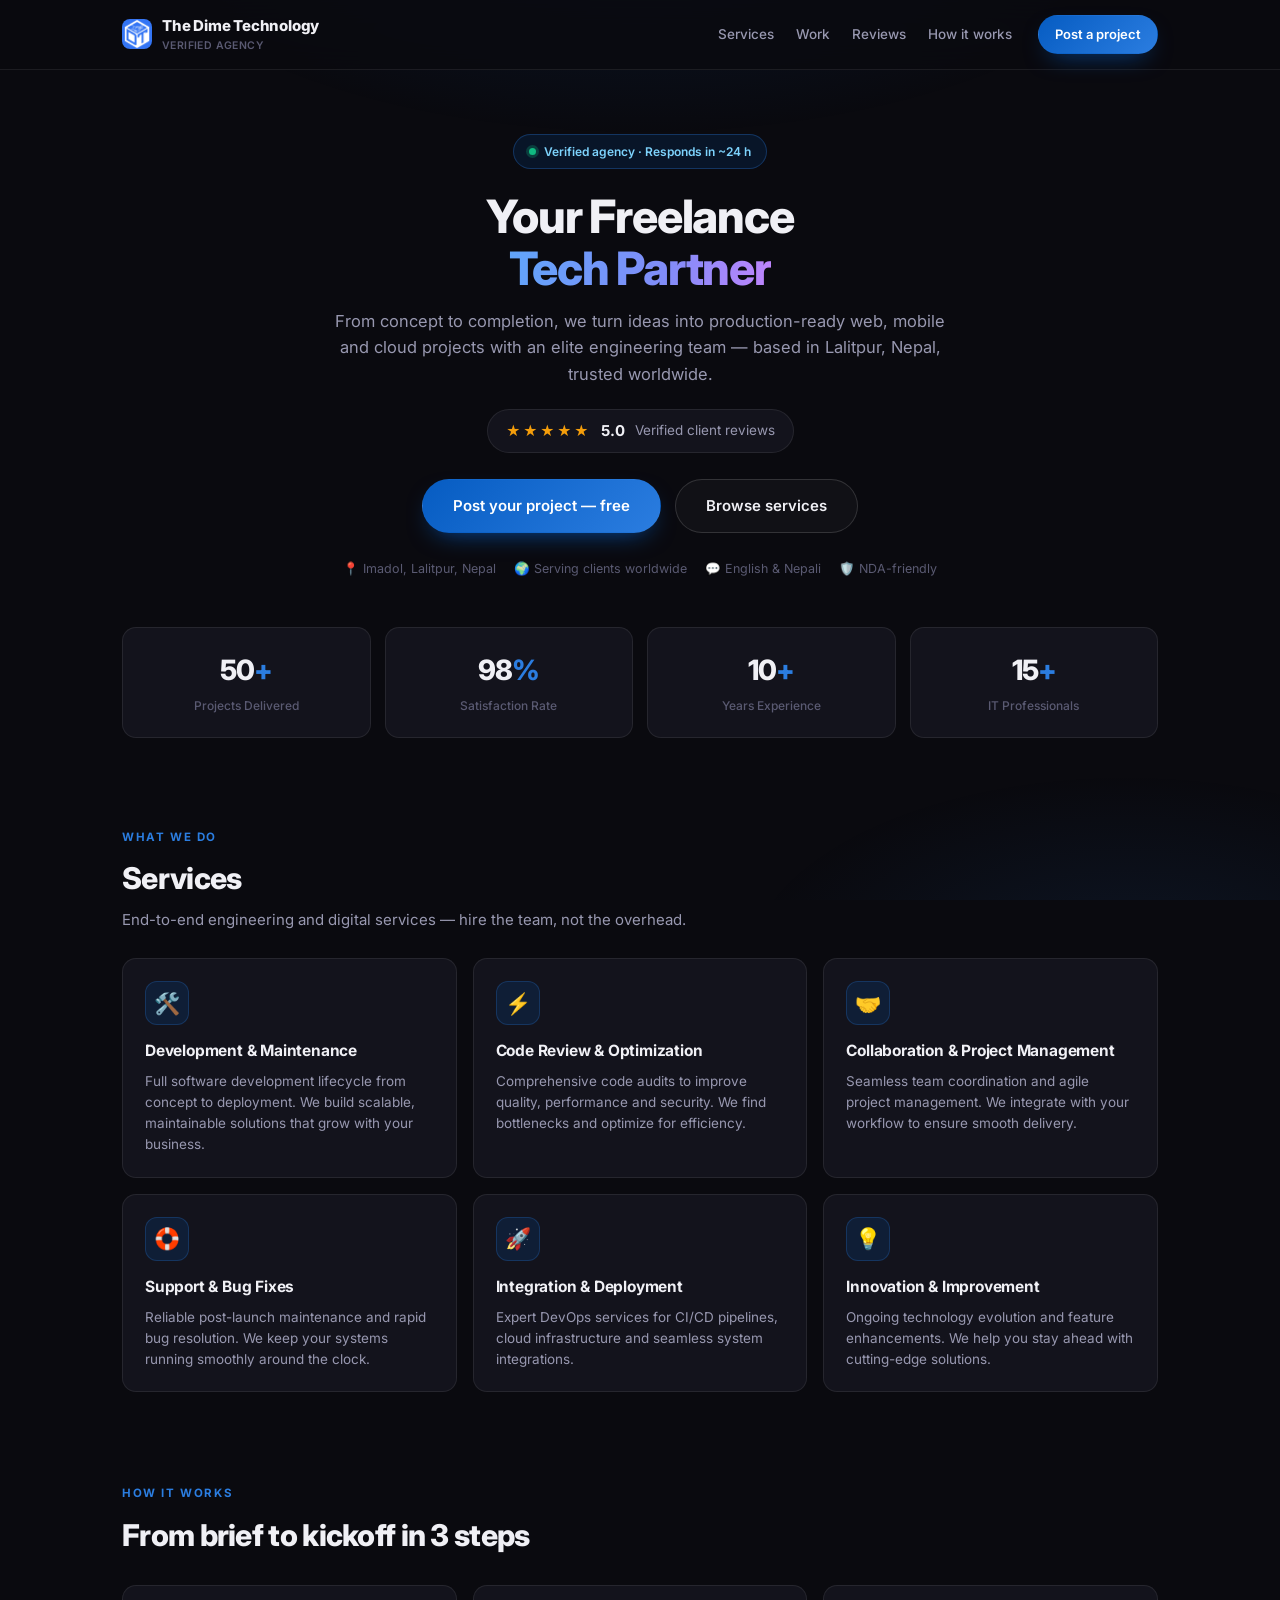
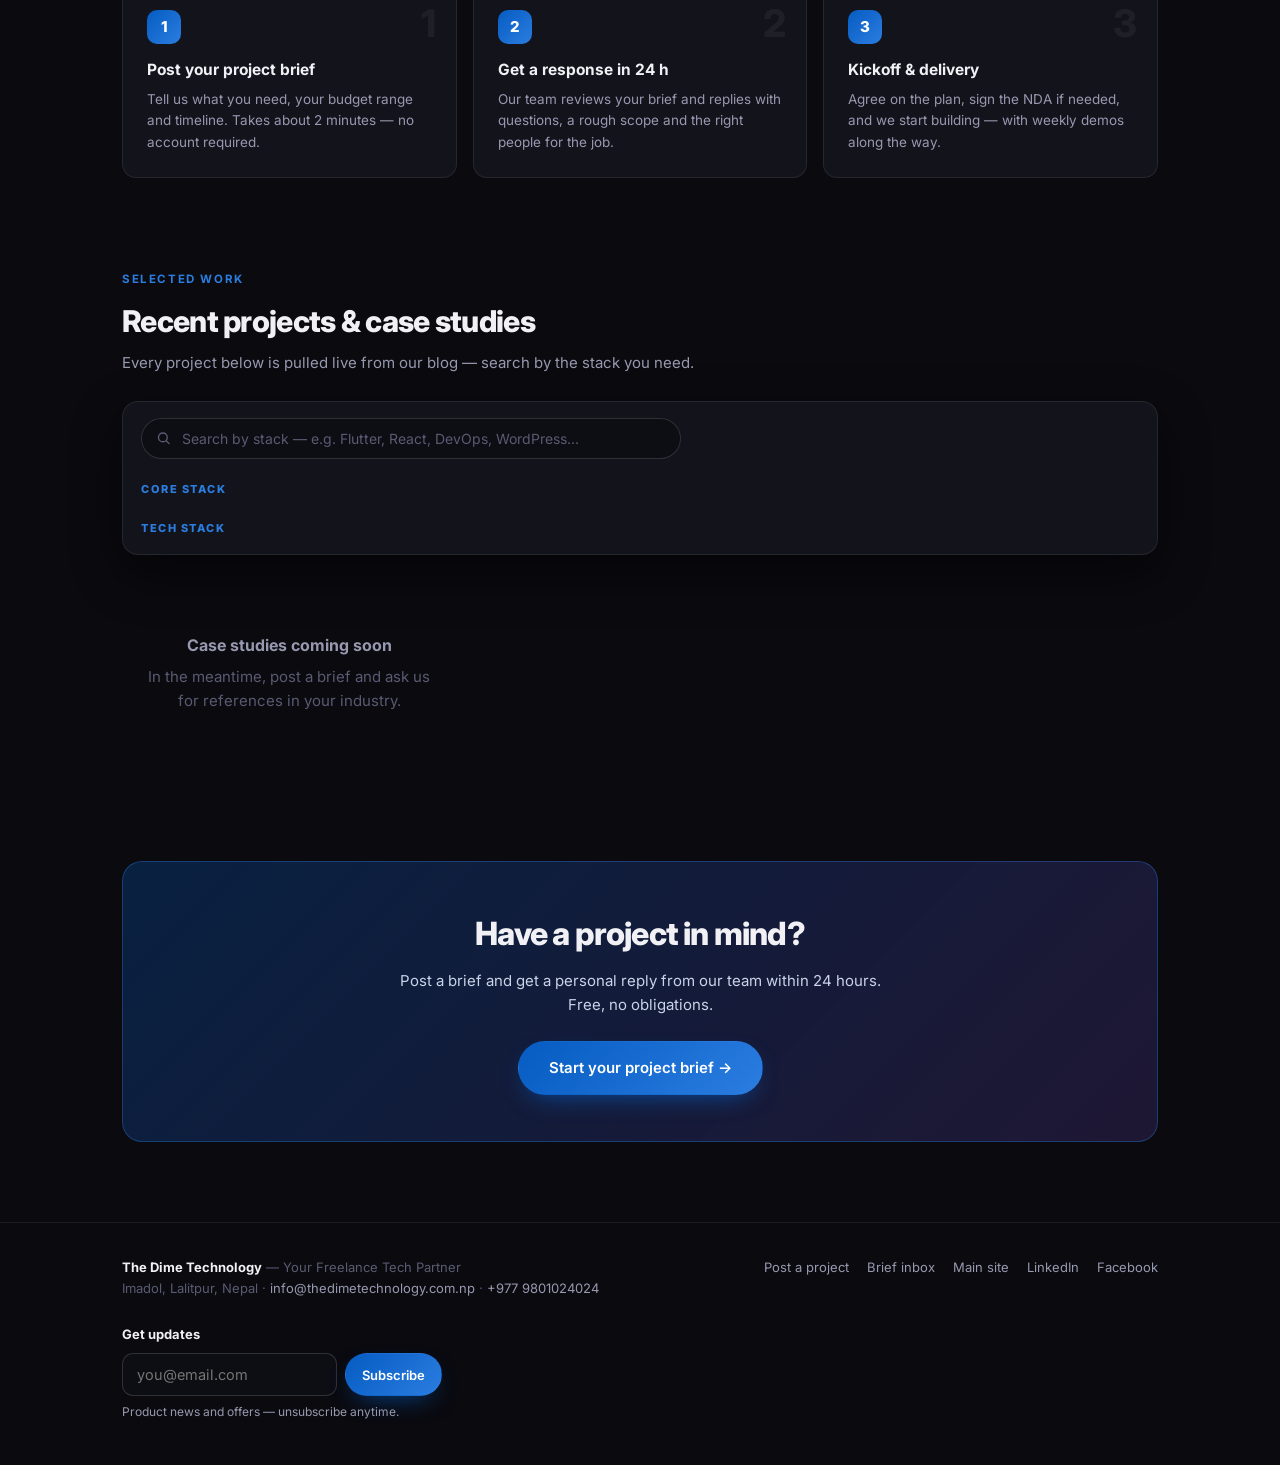
<file: index.html>
<!DOCTYPE html>
<html lang="en">
<head>
<meta charset="UTF-8">
<meta name="viewport" content="width=device-width, initial-scale=1">
<title>The Dime Technology — Verified Software Agency | Post a Project</title>
<meta name="description" content="The Dime Technology — your freelance tech partner. Verified agency from Lalitpur, Nepal delivering web, mobile and cloud projects worldwide. Post your project brief and get a reply within 24 hours.">
<link rel="icon" href="logo.png">
<link rel="preconnect" href="https://fonts.googleapis.com">
<link href="https://fonts.googleapis.com/css2?family=Inter:wght@400;500;600;700;800&display=swap" rel="stylesheet">
<link rel="stylesheet" href="app.css">
</head>
<body data-location="World">
<script>
if(location.hostname === 'dime-business.pages.dev'){
  location.replace('https://business.thedimetechnology.com.np' + location.pathname + location.search);
}
</script>

<nav class="nav">
  <div class="nav-in">
    <a class="brand" href="index.html">
      <img src="logo.png" alt="The Dime Technology">
      <div>The Dime Technology<small>Verified Agency</small></div>
    </a>
    <div class="nav-links">
      <a href="#services">Services</a>
      <a href="#work">Work</a>
      <a href="#reviews">Reviews</a>
      <a href="#how">How it works</a>
    </div>
    <a class="btn btn-primary btn-sm" href="brief.html" data-track="convert:brief">Post a project</a>
  </div>
</nav>

<div class="wrap">

  <header class="hero">
    <div class="hero-badge"><span class="dot"></span> Verified agency · Responds in ~24 h</div>
    <h1>Your Freelance<br><span class="grad">Tech Partner</span></h1>
    <p class="lede">From concept to completion, we turn ideas into production-ready web, mobile and cloud
      projects with an elite engineering team — based in Lalitpur, Nepal, trusted worldwide.</p>
    <div class="rating" id="ratingRow"><span class="stars">★★★★★</span><b id="ratingVal">5.0</b>
      <span id="ratingCount">Verified client reviews</span></div>
    <div class="hero-cta">
      <a class="btn btn-primary btn-lg" href="brief.html" data-track="convert:brief">Post your project — free</a>
      <a class="btn btn-ghost btn-lg" href="#services">Browse services</a>
    </div>
    <div class="meta-row">
      <span>📍 Imadol, Lalitpur, Nepal</span>
      <span>🌍 Serving clients worldwide</span>
      <span>💬 English &amp; Nepali</span>
      <span>🛡️ NDA-friendly</span>
    </div>
  </header>

  <div class="stats">
    <div class="stat"><b>50<i>+</i></b><span>Projects Delivered</span></div>
    <div class="stat"><b>98<i>%</i></b><span>Satisfaction Rate</span></div>
    <div class="stat"><b>10<i>+</i></b><span>Years Experience</span></div>
    <div class="stat"><b>15<i>+</i></b><span>IT Professionals</span></div>
  </div>

  <section id="services">
    <div class="sec-head">
      <div class="kicker">What we do</div>
      <h2>Services</h2>
      <p>End-to-end engineering and digital services — hire the team, not the overhead.</p>
    </div>
    <div class="grid g3" id="servicesGrid"></div>
  </section>

  <section id="how">
    <div class="sec-head">
      <div class="kicker">How it works</div>
      <h2>From brief to kickoff in 3 steps</h2>
    </div>
    <div class="steps">
      <div class="step"><div class="n">1</div><h3>Post your project brief</h3>
        <p>Tell us what you need, your budget range and timeline. Takes about 2 minutes — no account required.</p></div>
      <div class="step"><div class="n">2</div><h3>Get a response in 24 h</h3>
        <p>Our team reviews your brief and replies with questions, a rough scope and the right people for the job.</p></div>
      <div class="step"><div class="n">3</div><h3>Kickoff &amp; delivery</h3>
        <p>Agree on the plan, sign the NDA if needed, and we start building — with weekly demos along the way.</p></div>
    </div>
  </section>

  <section id="work">
    <div class="sec-head">
      <div class="kicker">Selected work</div>
      <h2>Recent projects &amp; case studies</h2>
      <p>Every project below is pulled live from our blog — search by the stack you need.</p>
    </div>
    <div class="work-tools">
      <div class="stack-box">
        <div class="work-search">
          <div class="box">
            <svg width="15" height="15" viewBox="0 0 24 24" fill="none" stroke="currentColor" stroke-width="2.2" stroke-linecap="round"><circle cx="11" cy="11" r="7"/><path d="M21 21l-4.3-4.3"/></svg>
            <input type="search" id="workSearch" autocomplete="off" placeholder="Search by stack — e.g. Flutter, React, DevOps, WordPress…">
          </div>
          <span class="work-count" id="workCount"></span>
        </div>
        <div class="core-row">
          <span class="core-label">Core Stack</span>
          <div class="chips" id="coreChips"></div>
        </div>
        <div class="core-row">
          <span class="core-label">Tech Stack</span>
          <div class="chips" id="techChips"></div>
        </div>
      </div>
      <div class="pager" id="workPager">
        <button type="button" class="pg-arrow" id="workPrev" aria-label="Previous projects">←</button>
        <span class="page-ind" id="workPageInd"></span>
        <button type="button" class="pg-arrow" id="workNext" aria-label="Next projects">→</button>
      </div>
    </div>
    <div class="grid g3" id="workGrid"></div>
  </section>

  <section id="clients">
    <div class="sec-head">
      <div class="kicker">Trusted by</div>
      <h2>Clients we've worked with</h2>
    </div>
    <div class="clients" id="clientsGrid"></div>
  </section>

  <section id="reviews">
    <div class="sec-head rev-head">
      <div>
        <div class="kicker">Client reviews</div>
        <h2>What clients say</h2>
      </div>
      <div class="rev-arrows" id="revArrows">
        <button type="button" class="pg-arrow" id="revPrev" aria-label="Previous reviews">←</button>
        <button type="button" class="pg-arrow" id="revNext" aria-label="Next reviews">→</button>
      </div>
    </div>
    <div class="rev-marquee">
      <div class="rev-offset" id="revOffset">
        <div class="rev-track" id="reviewsGrid"></div>
      </div>
    </div>
  </section>

  <section id="cta">
    <div class="cta-band">
      <h2>Have a project in mind?</h2>
      <p>Post a brief and get a personal reply from our team within 24 hours. Free, no obligations.</p>
      <a class="btn btn-primary btn-lg" href="brief.html" data-track="convert:brief">Start your project brief →</a>
    </div>
  </section>

</div>

<footer>
  <div class="wrap foot">
    <div>
      <b style="color:var(--text)">The Dime Technology</b> — Your Freelance Tech Partner<br>
      Imadol, Lalitpur, Nepal · <a href="mailto:info@thedimetechnology.com.np" data-track="message" data-location="World">info@thedimetechnology.com.np</a> ·
      <a href="tel:+9779801024024" data-track="message" data-location="World">+977 9801024024</a>
    </div>
    <div class="foot-links">
      <a href="brief.html" data-track="convert:brief">Post a project</a>
      <a href="admin">Brief inbox</a>
      <a href="https://thedimetechnology.com.np" target="_blank" rel="noopener" data-track="website" data-location="World">Main site</a>
      <a href="https://www.linkedin.com/in/shahidalam-nepal/" target="_blank" rel="noopener" data-track="social" data-location="World">LinkedIn</a>
      <a href="https://www.facebook.com/thedimetechnology/" target="_blank" rel="noopener" data-track="social" data-location="World">Facebook</a>
    </div>
    <div class="foot-sub">
      <b style="color:var(--text)">Get updates</b>
      <form class="sub-row" id="subForm">
        <input class="inp" id="subEmail" type="email" placeholder="you@email.com" autocomplete="email" maxlength="200" required>
        <button class="btn btn-primary btn-sm" type="submit" data-track="subscribe">Subscribe</button>
      </form>
      <span class="sub-note" id="subNote">Product news and offers — unsubscribe anytime.</span>
    </div>
  </div>
</footer>

<script src="common.js"></script>
<script src="home.js"></script>
<script>
document.getElementById('subForm').addEventListener('submit', async function(e){
  e.preventDefault();
  var note = document.getElementById('subNote');
  var email = document.getElementById('subEmail').value.trim();
  note.className = 'sub-note';
  if(!/^[^\s@]+@[^\s@]+\.[^\s@]{2,}$/.test(email)){
    note.textContent = 'Please enter a valid email address.';
    note.className = 'sub-note err';
    return;
  }
  note.textContent = 'Subscribing…';
  try{
    var res = await saveEmail(email);
    if(res && res.ok){
      note.textContent = 'Thanks — you are subscribed ✓';
      note.className = 'sub-note ok';
      e.target.reset();
    }else{
      note.textContent = (res && res.error) || 'Could not subscribe — please try again.';
      note.className = 'sub-note err';
    }
  }catch(err){
    note.textContent = 'Could not subscribe — please try again.';
    note.className = 'sub-note err';
  }
});
</script>
</body>
</html>
</file>
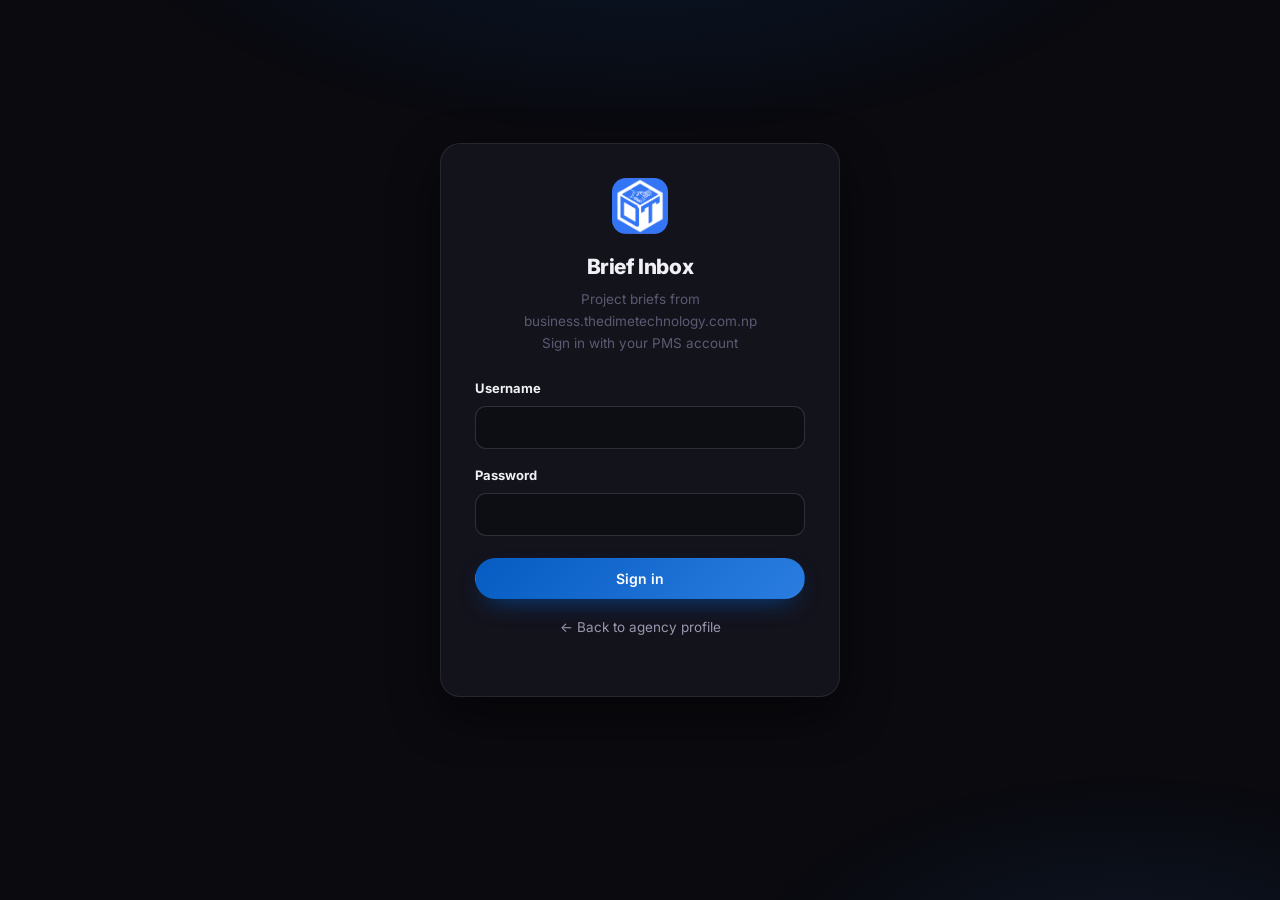
<file: admin.html>
﻿<!DOCTYPE html>
<html lang="en">
<head>
  <meta charset="UTF-8">
  <meta name="viewport" content="width=device-width, initial-scale=1">
  <meta name="robots" content="noindex, nofollow">
  <title>Brief Inbox — The Dime Technology</title>
  <link rel="icon" href="logo.png">
  <link rel="preconnect" href="https://fonts.googleapis.com">
  <link href="https://fonts.googleapis.com/css2?family=Inter:wght@400;500;600;700;800&display=swap" rel="stylesheet">
  <link rel="stylesheet" href="app.css?v=20261020">
</head>
<body>
<script>
if(location.hostname === 'dime-business.pages.dev'){
  location.replace('https://business.thedimetechnology.com.np' + location.pathname + location.search);
}
</script>

<!-- login -->
<div class="login-wrap" id="loginView">
  <form class="login" id="loginForm">
    <div class="logo"><img src="logo.png" alt="The Dime Technology"></div>
    <h1>Brief Inbox</h1>
    <p class="sub">Project briefs from business.thedimetechnology.com.np<br>Sign in with your PMS account</p>
    <div class="field"><label>Username</label>
      <input class="inp" id="lgUser" autocomplete="username" required></div>
    <div class="field"><label>Password</label>
      <input class="inp" id="lgPass" type="password" autocomplete="current-password" required></div>
    <div class="err" id="lgErr"></div>
    <button class="btn btn-primary" style="width:100%;margin-top:6px" id="lgBtn" type="submit">Sign in</button>
    <p class="sub" style="margin-top:18px"><a href="index.html" style="color:var(--muted)">← Back to agency profile</a></p>
  </form>
</div>

<!-- app -->
<div id="appView" style="display:none">
  <div class="shell">
    <aside class="side">
      <a class="side-brand" href="index.html">
        <img src="logo.png" alt="The Dime Technology">
        <div>The Dime Technology<small>Business</small></div>
      </a>
      <nav class="side-nav">
        <a class="on" data-view="dashboard"><span class="si">▦</span>Dashboard</a>
        <a data-view="campaigns"><span class="si">◎</span>Campaigns</a>
        <a data-view="reporting"><span class="si">◫</span>Reporting</a>
        <a data-view="visitors"><span class="si">◈</span>Visitors</a>
        <a data-view="emails"><span class="si">✉</span>Emails</a>
        <a data-view="companies"><span class="si">🏢</span>Companies</a>
        <a data-view="leads"><span class="si">🎯</span>Lead Generation</a>
        <a data-view="social"><span class="si">📡</span>Social Promoter</a>
        <a data-view="seo"><span class="si">⌕</span>SEO Tools</a>
        <a data-view="yttools"><span class="si">▶</span>YT Tools</a>
      </nav>
      <div class="side-foot">
        <button class="btn btn-ghost btn-sm" onclick="logout()">Log out</button>
      </div>
    </aside>

    <main class="main">

      <!-- ══ Dashboard (brief inbox) ══ -->
      <section class="view on" id="view-dashboard">
        <div class="dash">
          <div class="dash-head">
            <h1>Project briefs</h1>
            <span style="font-size:12.5px;color:var(--dim)" id="syncedAt"></span>
            <div class="spacer"></div>
            <button class="btn btn-ghost btn-sm" onclick="loadList(true)">↻ Refresh</button>
          </div>

          <div class="minis">
            <div class="mini"><b id="mTotal">0</b><span>Total briefs</span></div>
            <div class="mini"><b id="mNew">0</b><span>New</span></div>
            <div class="mini"><b id="mProg">0</b><span>In progress</span></div>
            <div class="mini"><b id="mWon">0</b><span>Won</span></div>
          </div>

          <div class="tabs" id="tabs"></div>

          <div class="searchbar">
            <input class="inp" id="q" placeholder="Search — company, person, email, service…" oninput="renderList()">
          </div>

          <div class="list" id="list"></div>
        </div>
      </section>

      <!-- ══ Campaigns ══ -->
      <section class="view" id="view-campaigns">
        <div class="page-head">
          <div>
            <h1>Manage your campaigns</h1>
            <p class="page-sub">Launch campaigns, get visible to customers and convert them to clients</p>
          </div>
          <button class="btn btn-primary btn-sm" id="newCampaignBtn">+ Start new campaign</button>
        </div>
        <div class="tabs" id="campTabs"></div>
        <div class="camp-list" id="campList"></div>
      </section>

      <!-- ══ Reporting ══ -->
      <section class="view" id="view-reporting">
        <div class="page-head">
          <div>
            <h1>Visibility Reporting</h1>
            <p class="page-sub">Track how your paid and organic visibility performs and the pages driving the most clicks.</p>
          </div>
          <div class="rep-filters">
            <select class="inp"><option>Last 6 months</option><option>Last 3 months</option><option>Last month</option></select>
            <select class="inp"><option>All campaigns</option></select>
          </div>
        </div>
        <div class="rep-cards" id="repCards"></div>
        <div class="rep-panel">
          <div class="panel-head">
            <h3>Clicks per month</h3>
            <div class="seg"><button class="on">Month</button><button>Week</button></div>
          </div>
          <div class="chart" id="repChart"></div>
          <div class="legend">
            <span><i class="lg lg-paid"></i>Paid</span>
            <span><i class="lg lg-org"></i>Organic</span>
          </div>
        </div>
        <div class="rep-panel">
          <h3>Conversions breakdown</h3>
          <p class="panel-sub">Conversions gathers the number of website clicks, social media clicks and messages you got from your profile.</p>
          <div class="rep-cards" id="repConv"></div>
        </div>
        <div class="rep-panel">
          <div class="panel-head">
            <h3>Clicks breakdown</h3>
            <div class="seg" id="cbSeg">
              <button class="on" data-cb="services">Services</button>
              <button data-cb="locations">Locations</button>
              <button data-cb="languages">Languages</button>
            </div>
          </div>
          <div class="cb-legend"><span><i class="lg lg-paid"></i>Paid</span><span><i class="lg lg-org"></i>Organic</span></div>
          <div id="repBreakdown"></div>
        </div>
        <div class="rep-panel">
          <div class="panel-head">
            <h3>Top pages</h3>
            <button class="btn btn-ghost btn-sm" id="exportCsv">⬇ Export CSV</button>
          </div>
          <div style="overflow-x:auto">
            <table class="rep-table" id="repTable">
              <thead><tr>
                <th>Page</th><th>Expertise</th><th>Location</th>
                <th class="num">Impressions</th><th class="num">Paid clicks</th>
                <th class="num">Organic clicks</th>
              </tr></thead>
              <tbody></tbody>
            </table>
          </div>
        </div>
      </section>

      <!-- ══ Visitors ══ -->
      <section class="view" id="view-visitors">
        <div class="page-head">
          <div>
            <h1>Website Visitors</h1>
            <p class="page-sub">Where and when business.thedimetechnology.com.np and thedimetechnology.com.np are visited — country, city and time of every event.</p>
          </div>
          <button class="btn btn-ghost btn-sm" onclick="loadVisitors(true)">↻ Refresh</button>
          <button class="btn btn-primary btn-sm" onclick="exportVisitorsCsv()">⬇ Export CSV</button>
        </div>
        <div class="minis">
          <div class="mini"><b id="vTotal">0</b><span>Total events</span></div>
          <div class="mini"><b id="vToday">0</b><span>Today</span></div>
          <div class="mini"><b id="vCountries">0</b><span>Countries</span></div>
          <div class="mini"><b id="vCities">0</b><span>Cities</span></div>
        </div>
        <div class="searchbar vis-bar">
          <select class="inp" id="vSite" onchange="renderVisitors()">
            <option value="">Both websites</option>
            <option value="business.thedimetechnology.com.np">business.thedimetechnology.com.np</option>
            <option value="thedimetechnology.com.np">thedimetechnology.com.np</option>
          </select>
          <select class="inp" id="vType" onchange="renderVisitors()">
            <option value="">All events</option>
            <option value="pageview">Pageviews</option>
            <option value="click">Clicks</option>
          </select>
          <input class="inp" id="vQ" placeholder="Search — country, city, page, IP, device, source…" oninput="renderVisitors()">
        </div>
        <div class="rep-panel">
          <div style="overflow-x:auto">
            <table class="rep-table" id="vTable">
              <thead><tr>
                <th>When</th><th>Website</th><th>Page</th><th>Type</th><th>Source</th><th>Country</th><th>City</th><th>IP</th><th>ISP</th><th>Device</th><th>GPS</th>
              </tr></thead>
              <tbody></tbody>
            </table>
          </div>
          <p class="panel-sub" id="vCount"></p>
          <div id="vGeoLocation" style="margin-top:8px;padding:6px;background:var(--surface2);border:1px solid var(--line2);border-radius:6;font-size:12px;color:var(--dim);display:none">
            Your location: <span id="vGeoLat">—</span>, <span id="vGeoLng">—</span>
          </div>
        </div>
      </section>

      <!-- ══ Emails ══ -->
      <section class="view" id="view-emails">
        <div class="page-head">
          <div>
            <h1>Email Subscribers</h1>
            <p class="page-sub">Addresses collected by the Get Updates boxes on business.thedimetechnology.com.np and thedimetechnology.com.np.</p>
          </div>
          <button class="btn btn-ghost btn-sm" onclick="loadEmails(true)">↻ Refresh</button>
          <button class="btn btn-primary btn-sm" onclick="exportEmailsCsv()">⬇ Export CSV</button>
        </div>
        <div class="minis">
          <div class="mini"><b id="eTotal">0</b><span>Total emails</span></div>
          <div class="mini"><b id="eToday">0</b><span>New today</span></div>
          <div class="mini"><b id="eCountries">0</b><span>Countries</span></div>
          <div class="mini"><b id="eMain">0</b><span>Main site</span></div>
        </div>
        <div class="searchbar vis-bar">
          <select class="inp" id="eSite" onchange="renderEmails()">
            <option value="">Both websites</option>
            <option value="business.thedimetechnology.com.np">business.thedimetechnology.com.np</option>
            <option value="thedimetechnology.com.np">thedimetechnology.com.np</option>
          </select>
          <input class="inp" id="eQ" placeholder="Search — email, country, city, page, IP, device…" oninput="renderEmails()">
        </div>
        <div class="rep-panel">
          <div style="overflow-x:auto">
            <table class="rep-table" id="eTable">
              <thead><tr>
                <th>When</th><th>Email</th><th>Website</th><th>Page</th><th>Country</th><th>City</th><th>IP</th><th>ISP</th><th>Device</th>
              </tr></thead>
              <tbody></tbody>
            </table>
          </div>
          <p class="panel-sub" id="eCount"></p>
        </div>
      </section>

      <!-- ══ Companies Database ══ -->
      <section class="view" id="view-companies">
        <div class="page-head">
          <div>
            <h1>Companies Database</h1>
            <p class="page-sub">Store and target LinkedIn company profiles for outreach and boosting.</p>
          </div>
          <button class="btn btn-ghost btn-sm" onclick="loadCompanies(true)">↻ Refresh</button>
          <button class="btn btn-primary btn-sm" onclick="openCompanyModal(null)">+ Add Company</button>
        </div>

        <!-- Stats -->
        <div class="minis" style="margin-bottom:16px">
          <div class="mini"><b id="coTotal">0</b><span>Total Companies</span></div>
          <div class="mini"><b id="coTargeted">0</b><span>Targeted</span></div>
          <div class="mini"><b id="coFollowers">0</b><span>Total Followers</span></div>
        </div>

        <!-- Filters -->
        <div class="searchbar vis-bar">
          <select class="inp" id="coIndustry" onchange="renderCompanies()">
            <option value="">All industries</option>
          </select>
          <select class="inp" id="coCountry" onchange="renderCompanies()">
            <option value="">All countries</option>
          </select>
          <select class="inp" id="coStatus" onchange="renderCompanies()">
            <option value="">All statuses</option>
            <option value="targeted">Targeted</option>
            <option value="contacted">Contacted</option>
            <option value="client">Client</option>
            <option value="skip">Skip</option>
          </select>
          <input class="inp" id="coQ" placeholder="Search company, URL, notes…" oninput="renderCompanies()">
        </div>

        <!-- Company Table -->
        <div class="rep-panel">
          <div style="overflow-x:auto">
            <table class="rep-table" id="coTable">
              <thead><tr>
                <th>Company</th><th>Industry</th><th>Country</th><th>Followers</th><th>LinkedIn</th><th>Status</th><th>Notes</th><th>Actions</th>
              </tr></thead>
              <tbody></tbody>
            </table>
          </div>
          <p class="panel-sub" id="coCount"></p>
        </div>

        <!-- Bulk Import -->
        <div class="rep-panel" style="margin-top:16px">
          <h3 style="margin:0 0 8px">📥 Bulk Import</h3>
          <p class="panel-sub" style="margin:0 0 8px">Yellow Pages style — one per line: <code>Name | Phone | Website (blank if none) | Industry | City</code>. An email in any slot is auto-captured. Empty website = auto-flagged ⚠ no-website prospect. LinkedIn style still works: <code>Name | LinkedIn URL | Industry | Country | Followers</code></p>
          <textarea class="inp" id="coBulkInput" rows="4" placeholder="Acme Plumbing | (718) 555-0134 |  | Plumbers | Brooklyn&#10;Bright Electric Co | (713) 555-0119 | https://brightelec.com | Electricians | Houston"></textarea>
          <button class="btn btn-primary btn-sm" onclick="bulkImportCompanies()" style="margin-top:8px">Import Companies</button>
        </div>
      </section>

      <!-- ══ Lead Generation ══ -->
      <section class="view" id="view-leads">
        <div class="page-head">
          <div>
            <h1>Lead Generation</h1>
            <p class="page-sub">Saved prompts auto-run every 15 min via Brave/Bing web search (last 3 months). Add prompts like <code>site:linkedin.com/posts "looking for developer" OR "hiring freelance" "Flutter"</code>.</p>
          </div>
          <button class="btn btn-ghost btn-sm" onclick="loadLeads(true)">↻ Refresh</button>
          <button class="btn btn-ghost btn-sm" onclick="runLeads()">▶ Run now</button>
          <button class="btn btn-ghost btn-sm" onclick="openLeadAddModal()">+ Add link</button>
          <button class="btn btn-primary btn-sm" onclick="openLeadQueryModal(null)">+ New prompt</button>
        </div>

        <div class="minis" style="margin-bottom:16px">
          <div class="mini"><b id="ldTotal">0</b><span>Total leads</span></div>
          <div class="mini"><b id="ldNew">0</b><span>New</span></div>
          <div class="mini"><b id="ldSaved">0</b><span>Saved</span></div>
          <div class="mini"><b id="ldQueries">0</b><span>Active prompts</span></div>
        </div>

        <div class="rep-panel" style="margin-bottom:16px">
          <div style="display:flex;justify-content:space-between;align-items:center;margin-bottom:8px">
            <h3 style="margin:0">🔎 Search prompts</h3>
            <span class="panel-sub" id="ldLastRun" style="margin:0"></span>
          </div>
          <div id="leadQueryList" style="display:grid;gap:8px">
            <div style="text-align:center;padding:16px;color:var(--dim)">Loading prompts…</div>
          </div>
        </div>

        <div class="tabs" id="leadTabs"></div>
        <div class="searchbar vis-bar">
          <select class="inp" id="ldQuery" onchange="renderLeads()"><option value="">All prompts</option></select>
          <input class="inp" id="ldQ" placeholder="Search — title, email, phone, source, link…" oninput="renderLeads()">
          <button class="btn btn-ghost btn-sm" onclick="clearSkippedLeads()">Clear skipped</button>
        </div>
        <div class="rep-panel">
          <div style="overflow-x:auto">
            <table class="rep-table" id="ldTable">
              <thead><tr>
                <th>Lead</th><th>Source</th><th>Prompt</th><th>Published</th><th>Found</th><th>Actions</th>
              </tr></thead>
              <tbody></tbody>
            </table>
          </div>
          <p class="panel-sub" id="ldCount"></p>
        </div>
      </section>

      <!-- ══ Social Promoter ══ -->
      <section class="view" id="view-social">
        <div class="page-head">
          <div>
            <h1>Social Promoter</h1>
            <p class="page-sub">Add your posts → community likes/comments → boost impressions.</p>
          </div>
          <button class="btn btn-ghost btn-sm" onclick="loadSocial(true)">↻ Refresh</button>
          <button class="btn btn-primary btn-sm" onclick="openSocialModal(null)">+ New post</button>
        </div>

        <!-- Boost Requests -->
        <div class="rep-panel" style="margin-bottom:16px">
          <div style="display:flex;justify-content:space-between;align-items:center;margin-bottom:12px">
            <h3 style="margin:0">🚀 Boost Requests</h3>
            <button class="btn btn-primary btn-sm" onclick="openBoostRequestModal()">+ Add My Post</button>
          </div>
          <p class="panel-sub" style="margin:0 0 12px">Add your social media post link here. Other users will see it and engage with it to boost your impressions.</p>
          <div id="boostRequestsList" style="display:grid;gap:8px">
            <div style="text-align:center;padding:20px;color:var(--dim)">Loading boost requests...</div>
          </div>
        </div>

        <!-- Social Posts Queue -->
        <div class="minis">
          <div class="mini"><b id="sQueued">0</b><span>Queued</span></div>
          <div class="mini"><b id="sPublished">0</b><span>Published</span></div>
          <div class="mini"><b id="sFailed">0</b><span>Failed</span></div>
          <div class="mini"><b id="sPlatforms">0</b><span>Platforms</span></div>
        </div>
        <div class="searchbar vis-bar">
          <select class="inp" id="sPlatform" onchange="renderSocial()">
            <option value="">All platforms</option>
            <option value="linkedin">LinkedIn</option>
            <option value="facebook">Facebook</option>
            <option value="instagram">Instagram</option>
            <option value="reddit">Reddit</option>
            <option value="twitter">X (Twitter)</option>
            <option value="tiktok">TikTok</option>
            <option value="youtube">YouTube</option>
          </select>
          <select class="inp" id="sLocation" onchange="renderSocial()">
            <option value="">All locations</option>
          </select>
          <select class="inp" id="sStatus" onchange="renderSocial()">
            <option value="">All statuses</option>
            <option value="queued">Queued</option>
            <option value="published">Published</option>
            <option value="failed">Failed</option>
          </select>
          <input class="inp" id="sQ" placeholder="Search — title, content, URL, location…" oninput="renderSocial()">
        </div>
        <div class="rep-panel">
          <div style="overflow-x:auto">
            <table class="rep-table" id="sTable">
              <thead><tr>
                <th>Title</th><th>Platform</th><th>Locations</th><th>Impressions</th><th>Status</th><th>Scheduled</th><th>Actions</th>
              </tr></thead>
              <tbody></tbody>
            </table>
          </div>
          <p class="panel-sub" id="sCount"></p>
        </div>
      </section>

      

      <!-- ══ SEO Tools ══ -->
      <section class="view" id="view-seo">
        <div class="page-head">
          <div>
            <h1>SEO Tools</h1>
            <p class="page-sub">Audit your pages, manage meta tags, sitemaps and structured data.</p>
          </div>
          <button class="btn btn-primary btn-sm" id="runAudit">Run audit</button>
        </div>
        <div class="tabs" id="seoTabs"></div>
        <div class="seo-panels">
          <div class="seo-panel" id="seoAudit"></div>
          <div class="seo-panel" id="seoMeta"></div>
          <div class="seo-panel" id="seoSitemap"></div>
          <div class="seo-panel" id="seoSchema"></div>
        </div>
      </section>

      <!-- ══ YT Tools ══ -->
      <section class="view" id="view-yttools">
        <div class="page-head">
          <div>
            <h1>YT Tools</h1>
            <p class="page-sub">Keyword research, outlier finder, title scorer & channel tracker for The Dime Technology.</p>
          </div>
        </div>
        <div class="tabs" id="ytToolsTabs"></div>

        <div class="seo-panel" id="ytPanelResearch">
          <h3>Keyword research</h3>
          <p class="panel-sub">Real YouTube autocomplete suggestions, grouped by competition. Target specific + long-tail keywords while the channel is small.</p>
          <div class="searchbar" style="display:flex;gap:10px;margin:12px 0">
            <input class="inp" id="ytResQuery" placeholder='e.g. "AI tools for freelancers"' style="flex:1">
            <button class="btn btn-primary btn-sm" id="ytResBtn" onclick="ytRunKeywords()">🔍 Research keywords</button>
          </div>
          <div id="ytResResults"></div>
        </div>

        <div class="seo-panel" id="ytPanelAudit" style="display:none">
          <h3>My channel — pull videos &amp; get suggestions</h3>
          <p class="panel-sub">Pulls your latest videos, scores each vs your average, and tells you exactly what to do next.</p>
          <div class="searchbar" style="display:flex;gap:10px;margin:12px 0">
            <input class="inp" id="ytAuditInput" value="https://youtube.com/@TheDimeTechnology" style="flex:1">
            <button class="btn btn-primary btn-sm" id="ytAuditBtn" onclick="ytRunAudit()">📺 Pull videos &amp; analyze</button>
          </div>
          <div id="ytAuditResults"></div>
        </div>

        <div class="seo-panel" id="ytPanelOutliers" style="display:none">
          <h3>Outlier finder</h3>
          <p class="panel-sub">Finds videos that got far more views than their channel's average (views ÷ channel avg). High score = the topic/format is proven.</p>
          <div class="searchbar" style="display:flex;gap:10px;margin:12px 0;flex-wrap:wrap">
            <input class="inp" id="ytOutQuery" placeholder='e.g. "AI tools 2026"' style="flex:1;min-width:200px">
            <select class="inp" id="ytOutMin" style="width:130px">
              <option value="3">min 3x score</option>
              <option value="5">min 5x score</option>
              <option value="10">min 10x score</option>
            </select>
            <button class="btn btn-primary btn-sm" id="ytOutBtn" onclick="ytRunOutliers()">📈 Find outliers</button>
          </div>
          <div id="ytOutResults"></div>
        </div>

        <div class="seo-panel" id="ytPanelScore" style="display:none">
          <h3>Title scorer</h3>
          <p class="panel-sub">Scores your title against click-through patterns: length, numbers, power words, separators, caps.</p>
          <div class="field" style="margin:12px 0">
            <input class="inp" id="ytScoreInput" placeholder="e.g. &quot;10 Free AI Tools Like ChatGPT You're Not Using Yet (2026)&quot;" maxlength="100">
          </div>
          <div id="ytScoreResults"></div>
        </div>

        <div class="seo-panel" id="ytPanelTracker" style="display:none">
          <h3>Channel tracker</h3>
          <p class="panel-sub">Snapshot your channel/video stats weekly to see the growth trend. History is saved in this browser.</p>
          <div class="searchbar" style="display:flex;gap:10px;margin:12px 0">
            <input class="inp" id="ytTrackInput" placeholder="https://youtube.com/@TheDimeTechnology" style="flex:1">
            <button class="btn btn-primary btn-sm" id="ytTrackBtn" onclick="ytRunTrack()">📸 Take snapshot</button>
          </div>
          <div id="ytTrackResults"></div>
        </div>
      </section>

    </main>
  </div>
</div>

<!-- campaign modal -->
<div class="modal-bg" id="campModalBg" onclick="if(event.target===this) closeCampModal()">
  <div class="modal">
    <button class="x" onclick="closeCampModal()" title="Close">✕</button>
    <h3 id="campModalTitle">Start new campaign</h3>
    <div class="field"><label>Campaign name</label>
      <input class="inp" id="ccName" placeholder="Campaign #1" maxlength="80"></div>
    <div class="field"><label>Services</label><div class="chips" id="ccServices"></div></div>
    <div class="field"><label>Locations</label>
      <div class="loc-build">
        <select class="inp loc-sel" id="ccCont"><option value="">Continent…</option></select>
        <select class="inp loc-sel" id="ccCountry" disabled><option value="">Country…</option></select>
        <select class="inp loc-sel" id="ccProv" disabled><option value="">Province…</option></select>
        <select class="inp loc-sel" id="ccDist" disabled><option value="">District…</option></select>
        <select class="inp loc-sel" id="ccCity" disabled><option value="">City…</option></select>
        <button class="btn btn-ghost btn-sm" id="ccLocAdd" disabled>+ Add</button>
      </div>
      <div class="chips" id="ccLocations"></div>
      <button class="btn btn-ghost btn-sm" id="ccLocClear" style="margin-top:6px;display:none" onclick="ccSel.locations=[];renderLocChips()">Clear locations</button>
    </div>
    <div class="field"><label>Languages</label><div class="chips" id="ccLanguages"></div></div>
    <div class="field"><label>Social Media Platforms</label>
      <div class="chips" id="ccPlatforms">
        <span class="chip" data-v="linkedin">LinkedIn</span>
        <span class="chip" data-v="facebook">Facebook</span>
        <span class="chip" data-v="instagram">Instagram</span>
        <span class="chip" data-v="reddit">Reddit</span>
        <span class="chip" data-v="twitter">X (Twitter)</span>
      </div>
      <p class="panel-sub" style="margin:6px 0 0">Selected platforms will receive auto-generated posts based on your campaign targets.</p>
    </div>
    <div class="field"><label>Duration (days)</label>
      <input class="inp" id="ccDuration" type="number" min="1" max="365" value="30"></div>
    <div class="err" id="ccErr"></div>
    <div class="d-actions">
      <button class="btn btn-primary btn-sm" id="ccCreate">Create campaign</button>
      <button class="btn btn-ghost btn-sm" onclick="closeCampModal()">Cancel</button>
    </div>
  </div>
</div>

<!-- Boost Request Modal -->
<div class="modal-bg" id="boostReqModalBg" onclick="if(event.target===this) closeBoostRequestModal()">
  <div class="modal">
    <button class="x" onclick="closeBoostRequestModal()" title="Close">✕</button>
    <h3>Add Your Post for Boost</h3>
    <div class="field"><label>Post Title</label>
      <input class="inp" id="brTitle" placeholder="e.g., FortiSIEM Setup Guide" maxlength="200"></div>
    <div class="field"><label>Post Link</label>
      <input class="inp" id="brUrl" placeholder="https://www.linkedin.com/posts/..." maxlength="500"></div>
    <div class="field"><label>Platform</label>
      <select class="inp" id="brPlatform">
        <option value="linkedin">LinkedIn</option>
        <option value="facebook">Facebook</option>
        <option value="instagram">Instagram</option>
        <option value="twitter">X (Twitter)</option>
        <option value="reddit">Reddit</option>
        <option value="youtube">YouTube</option>
        <option value="tiktok">TikTok</option>
      </select></div>
    <div class="field"><label>What you want from community</label>
      <select class="inp" id="brEngagement">
        <option value="like">👍 Like</option>
        <option value="comment">💬 Comment</option>
        <option value="share">🔄 Share</option>
        <option value="all">👍💬🔄 Like + Comment + Share</option>
      </select></div>
    <div class="err" id="brErr"></div>
    <div class="d-actions">
      <button class="btn btn-primary btn-sm" id="brSubmit" onclick="submitBoostRequest()">Add to Boost Queue</button>
      <button class="btn btn-ghost btn-sm" onclick="closeBoostRequestModal()">Cancel</button>
    </div>
  </div>
</div>

<!-- company modal -->
<div class="modal-bg" id="companyModalBg" onclick="if(event.target===this) closeCompanyModal()">
  <div class="modal">
    <button class="x" onclick="closeCompanyModal()" title="Close">✕</button>
    <h3 id="companyModalTitle">Add Company</h3>
    <div class="field"><label>Company Name</label>
      <input class="inp" id="coName" placeholder="e.g., Google" maxlength="150"></div>
    <div class="field"><label>LinkedIn URL</label>
      <input class="inp" id="coUrl" placeholder="https://linkedin.com/company/google" maxlength="500"></div>
    <div class="field"><label>Website</label>
      <input class="inp" id="coWebsite" placeholder="https://google.com" maxlength="300"></div>
    <div class="field" style="display:grid;grid-template-columns:1fr 1fr;gap:12px">
      <div><label>Industry</label>
        <input class="inp" id="coIndustryInput" placeholder="e.g., Technology" maxlength="100"></div>
      <div><label>Country</label>
        <input class="inp" id="coCountryInput" placeholder="e.g., United States" maxlength="100"></div>
    </div>
    <div class="field" style="display:grid;grid-template-columns:1fr 1fr;gap:12px">
      <div><label>Followers Count</label>
        <input class="inp" id="coFollowers" type="number" min="0" placeholder="e.g., 50000"></div>
      <div><label>Company Size</label>
        <select class="inp" id="coSize">
          <option value="">Unknown</option>
          <option value="1-10">1-10</option>
          <option value="11-50">11-50</option>
          <option value="51-200">51-200</option>
          <option value="201-500">201-500</option>
          <option value="501-1000">501-1000</option>
          <option value="1001-5000">1001-5000</option>
          <option value="5001-10000">5001-10000</option>
          <option value="10000+">10000+</option>
        </select></div>
    </div>
    <div class="field"><label>Status</label>
      <select class="inp" id="coStatusInput">
        <option value="targeted">Targeted</option>
        <option value="contacted">Contacted</option>
        <option value="client">Client</option>
        <option value="skip">Skip</option>
      </select></div>
    <div class="field"><label>Notes</label>
      <textarea class="inp" id="coNotes" rows="2" placeholder="e.g., Decision maker is John Smith, interested in cloud migration" maxlength="500"></textarea></div>
    <div class="err" id="coErr"></div>
    <div class="d-actions">
      <button class="btn btn-primary btn-sm" id="coSave">Save Company</button>
      <button class="btn btn-ghost btn-sm" onclick="closeCompanyModal()">Cancel</button>
    </div>
  </div>
</div>

<!-- social post modal -->
<div class="modal-bg" id="socialModalBg" onclick="if(event.target===this) closeSocialModal()">
  <div class="modal">
    <button class="x" onclick="closeSocialModal()" title="Close">✕</button>
    <h3 id="socialModalTitle">New social post</h3>
    <div class="field"><label>Title</label>
      <input class="inp" id="spTitle" placeholder="Post title" maxlength="120"></div>
    <div class="field"><label>Content</label>
      <textarea class="inp" id="spContent" rows="4" placeholder="Post text — write value-first content…" maxlength="2000"></textarea></div>
    <div class="field"><label>Post URL (link in post)</label>
      <input class="inp" id="spUrl" placeholder="https://business.thedimetechnology.com.np/blog/..." maxlength="500"></div>
    <div class="field"><label>Profile URL (your profile/page)</label>
      <input class="inp" id="spProfileUrl" placeholder="https://www.linkedin.com/company/thedimetechnology" maxlength="500"></div>
    <div class="field"><label>Hashtags</label>
      <input class="inp" id="spTags" placeholder="#SoftwareDevelopment #WebDevelopment #Nepal" maxlength="300"></div>
    <div class="field"><label>Target Locations (multi-select)</label>
      <div class="loc-build" id="spLocBuild">
        <select class="inp loc-sel" id="spLocCont">
          <option value="">🌍 Select continent…</option>
        </select>
        <select class="inp loc-sel" id="spLocCountry">
          <option value="">Select country…</option>
        </select>
        <button class="btn btn-ghost btn-sm" onclick="addSpLocAllCountries()" title="Add all countries">🌍 All Countries</button>
      </div>
      <div class="chips" id="spLocChips" style="margin-top:8px"></div>
    </div>
    <div class="field"><label>Platforms</label>
      <div class="chips" id="spPlatforms">
        <span class="chip" data-v="linkedin">LinkedIn</span>
        <span class="chip" data-v="facebook">Facebook</span>
        <span class="chip" data-v="instagram">Instagram</span>
        <span class="chip" data-v="reddit">Reddit</span>
        <span class="chip" data-v="twitter">X (Twitter)</span>
        <span class="chip" data-v="tiktok">TikTok</span>
        <span class="chip" data-v="youtube">YouTube</span>
      </div></div>
    <div class="field"><label>Schedule (UTC)</label>
      <input class="inp" id="spSchedule" type="datetime-local"></div>
    <div class="field" style="display:grid;grid-template-columns:1fr 1fr;gap:12px">
      <div><label>Impressions (manual)</label>
        <input class="inp" id="spImpressions" type="number" min="0" placeholder="e.g., 450"></div>
      <div><label>Engagement (likes/comments)</label>
        <input class="inp" id="spEngagement" type="number" min="0" placeholder="e.g., 25"></div>
    </div>
    <div class="field"><label>Notes</label>
      <input class="inp" id="spNotes" placeholder="e.g., Good engagement in Australia" maxlength="300"></div>
    <div class="err" id="spErr"></div>
    <div class="d-actions">
      <button class="btn btn-primary btn-sm" id="spSave">Queue post</button>
      <button class="btn btn-ghost btn-sm" onclick="closeSocialModal()">Cancel</button>
    </div>
  </div>
</div>

<!-- lead manual-add modal -->
<div class="modal-bg" id="leadAddModalBg" onclick="if(event.target===this) closeLeadAddModal()">
  <div class="modal">
    <button class="x" onclick="closeLeadAddModal()" title="Close">✕</button>
    <h3>Add lead link</h3>
    <p class="panel-sub" style="margin:0 0 8px">Browsing LinkedIn logged-in? Paste any post URL here — it joins the same New → Save/Skip workflow. No login needed in this tool.</p>
    <div class="field"><label>Post URL</label>
      <input class="inp" id="laUrl" placeholder="https://www.linkedin.com/posts/..." maxlength="800"></div>
    <div class="field"><label>Title (optional)</label>
      <input class="inp" id="laTitle" placeholder="e.g., Hiring freelance DevOps" maxlength="200"></div>
    <div class="err" id="laErr"></div>
    <div class="d-actions">
      <button class="btn btn-primary btn-sm" id="laSave">Add lead</button>
      <button class="btn btn-ghost btn-sm" onclick="closeLeadAddModal()">Cancel</button>
    </div>
  </div>
</div>

<!-- lead prompt modal -->
<div class="modal-bg" id="leadQueryModalBg" onclick="if(event.target===this) closeLeadQueryModal()">
  <div class="modal">
    <button class="x" onclick="closeLeadQueryModal()" title="Close">✕</button>
    <h3 id="leadQueryModalTitle">New search prompt</h3>
    <div class="field"><label>Prompt name</label>
      <input class="inp" id="lqName" placeholder="e.g., Flutter freelance" maxlength="120"></div>
    <div class="field"><label>Search prompt (last 3 months auto-applied)</label>
      <textarea class="inp" id="lqPrompt" rows="3" placeholder='site:linkedin.com/posts "looking for developer" OR "hiring freelance" "Flutter"' maxlength="400"></textarea>
      <p class="panel-sub" style="margin:6px 0 0">Runs every 15 min. Only results from the last 3 months are kept — no need to type any date filter.</p></div>
    <div class="err" id="lqErr"></div>
    <div class="d-actions">
      <button class="btn btn-primary btn-sm" id="lqSave">Save prompt</button>
      <button class="btn btn-ghost btn-sm" onclick="closeLeadQueryModal()">Cancel</button>
    </div>
  </div>
</div>

<!-- detail drawer -->
<div class="drawer-bg" id="drawerBg" onclick="closeDrawer()"></div>
<aside class="drawer" id="drawer">
  <button class="x" onclick="closeDrawer()" title="Close">✕</button>
  <div id="drawerBody"></div>
</aside>

<!-- YT Promote modal -->
<div class="modal-bg" id="ytPromoBg" onclick="if(event.target===this) closeYtPromo()">
  <div class="modal" style="max-width:680px">
    <button class="x" onclick="closeYtPromo()" title="Close">✕</button>
    <h3 id="ytPromoTitle">🚀 Promote engine</h3>
    <p class="panel-sub" id="ytPromoSub"></p>

    <div class="rep-panel" style="margin:14px 0;padding:14px">
      <h3 style="margin:0 0 8px;font-size:13.5px">1️⃣ Views engine — Your Collab Board (free, no third party)</h3>
      <p class="panel-sub" style="margin:0 0 10px">Invited creators on YOUR board watch, like and subscribe to your video in exchange you do theirs. Pure organic — no third party, no money.</p>
      <a class="btn btn-primary btn-sm" id="ytPromoCollab" href="#" target="_blank" rel="noopener">▶ Open your Collab Board</a>
    </div>

    <div class="rep-panel" style="margin:14px 0;padding:14px">
      <h3 style="margin:0 0 8px;font-size:13.5px">2️⃣ Copy-ready posts</h3>
      <div id="ytPromoPosts" style="display:grid;gap:8px"></div>
    </div>

    <div class="rep-panel" style="margin:14px 0;padding:14px">
      <h3 style="margin:0 0 8px;font-size:13.5px">3️⃣ Blast list — post in these communities</h3>
      <div id="ytPromoCommunities" style="font-size:12px;display:grid;gap:5px"></div>
    </div>

    <div class="rep-panel" style="margin:14px 0;padding:14px">
      <h3 style="margin:0 0 8px;font-size:13.5px">4️⃣ Checklist (first 24 hours)</h3>
      <div id="ytPromoChecklist" style="font-size:12.5px;color:var(--muted);display:grid;gap:6px"></div>
    </div>

    <div class="rep-panel" style="margin:14px 0;padding:14px">
      <h3 style="margin:0 0 8px;font-size:13.5px">5️⃣ Measure — did it work?</h3>
      <p class="panel-sub" style="margin:0 0 10px" id="ytPromoBaseline">No baseline yet — take one now, then check again after 48 hours.</p>
      <div style="display:flex;gap:8px;flex-wrap:wrap">
        <button class="btn btn-primary btn-sm" id="ytPromoSnapBtn" onclick="ytPromoSnapshot()">📸 Take baseline snapshot</button>
        <button class="btn btn-ghost btn-sm" id="ytPromoCheckBtn" onclick="ytPromoCheckResults()">🔍 Check results</button>
      </div>
      <div id="ytPromoResults" style="margin-top:10px"></div>
    </div>
  </div>
</div>

<script src="common.js?v=20261010"></script>
<script src="admin.js?v=20261020a"></script>
<script src="yt-tools.js?v=20261020e"></script>
</body>
</html>
</file>
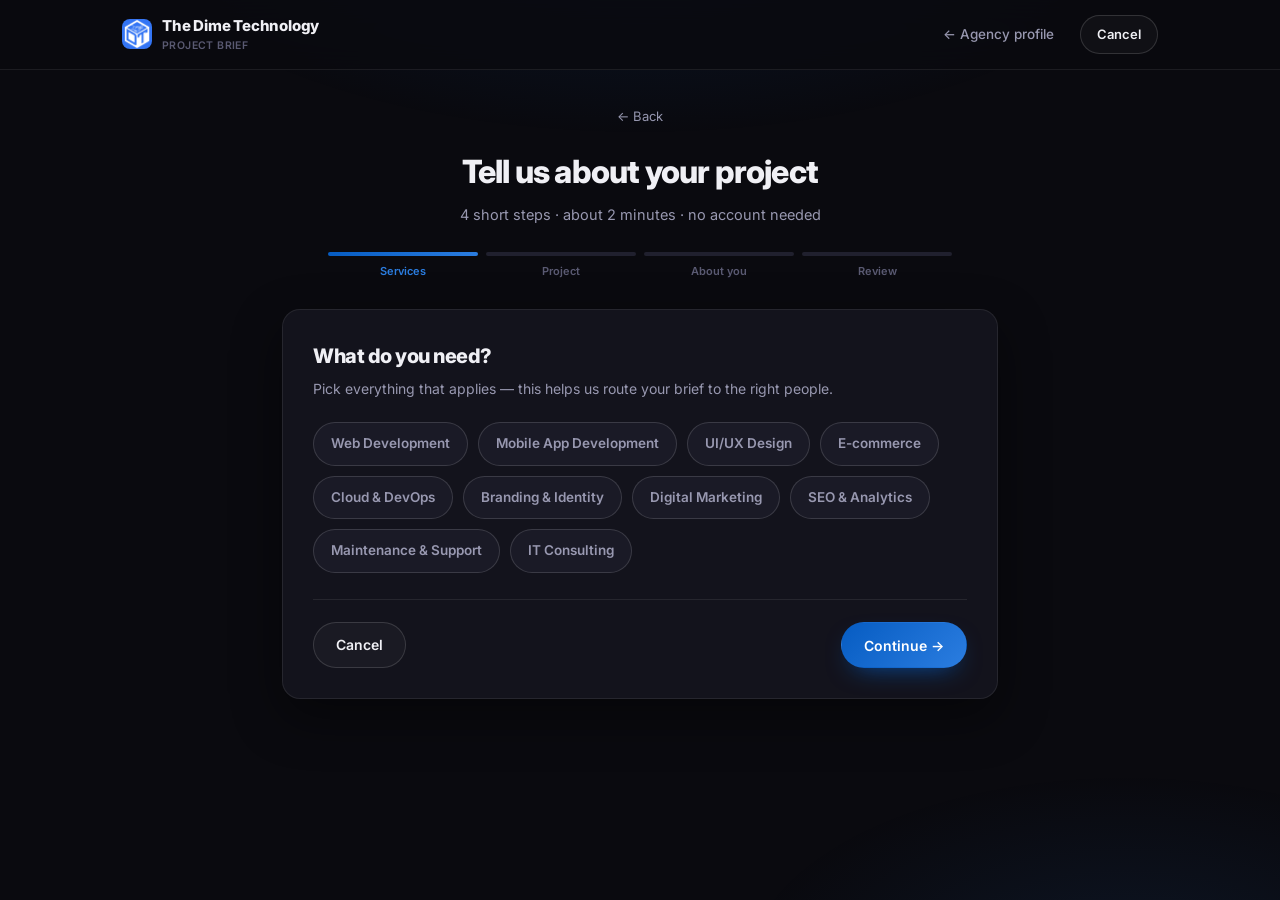
<file: brief.html>
<!DOCTYPE html>
<html lang="en">
<head>
<meta charset="UTF-8">
<meta name="viewport" content="width=device-width, initial-scale=1">
<title>Post a Project — The Dime Technology</title>
<meta name="description" content="Describe your project in 2 minutes and get a reply from The Dime Technology within 24 hours.">
<link rel="icon" href="logo.png">
<link rel="preconnect" href="https://fonts.googleapis.com">
<link href="https://fonts.googleapis.com/css2?family=Inter:wght@400;500;600;700;800&display=swap" rel="stylesheet">
<link rel="stylesheet" href="app.css">
</head>
<body data-location="World">

<nav class="nav">
  <div class="nav-in">
    <a class="brand" href="index.html">
      <img src="logo.png" alt="The Dime Technology">
      <div>The Dime Technology<small>Project Brief</small></div>
    </a>
    <div class="nav-links"><a href="index.html">← Agency profile</a></div>
    <a class="btn btn-ghost btn-sm" href="index.html">Cancel</a>
  </div>
</nav>

<div class="wiz-top">
  <a class="back" href="index.html">← Back</a>
  <h1>Tell us about your project</h1>
  <p class="sub">4 short steps · about 2 minutes · no account needed</p>
  <div class="progress" id="progress">
    <div class="pstep on" data-s="1"><div class="bar"></div><span>Services</span></div>
    <div class="pstep" data-s="2"><div class="bar"></div><span>Project</span></div>
    <div class="pstep" data-s="3"><div class="bar"></div><span>About you</span></div>
    <div class="pstep" data-s="4"><div class="bar"></div><span>Review</span></div>
  </div>
</div>

<div class="wiz">

  <!-- Step 1: services -->
  <section class="panel on" id="p1">
    <h2>What do you need?</h2>
    <p class="hint">Pick everything that applies — this helps us route your brief to the right people.</p>
    <div class="chips" id="svcChips"></div>
    <div class="err" id="e1">Select at least one service to continue.</div>
    <div class="wiz-nav"><a class="btn btn-ghost" href="index.html">Cancel</a>
      <button class="btn btn-primary" onclick="gotoStep(2)">Continue →</button></div>
  </section>

  <!-- Step 2: project -->
  <section class="panel" id="p2">
    <h2>About the project</h2>
    <p class="hint">Rough ideas are fine — we'll help shape the scope.</p>

    <div class="field">
      <label>Project description <i>*</i></label>
      <textarea class="inp" id="fDesc" maxlength="3000"
        placeholder="What are you trying to build or solve? Any must-have features, links to references, problems you're facing…"></textarea>
      <div class="help"><span id="descCount">0</span>/3000 characters · minimum 30</div>
    </div>

    <label class="q-label">Budget range</label>
    <div class="cur-toggle" id="curToggle">
      <button type="button" class="on" data-cur="NPR">NPR</button>
      <button type="button" data-cur="USD">USD</button>
    </div>
    <div class="opts" id="budgetOpts" style="margin-top:12px"></div>

    <label class="q-label">Timeline</label>
    <div class="opts" id="timeOpts"></div>

    <div class="err" id="e2">Add a project description (min 30 characters) and pick a budget range.</div>
    <div class="wiz-nav"><button class="btn btn-ghost" onclick="gotoStep(1)">← Back</button>
      <button class="btn btn-primary" onclick="gotoStep(3)">Continue →</button></div>
  </section>

  <!-- Step 3: about you -->
  <section class="panel" id="p3">
    <h2>About you</h2>
    <p class="hint">Where should we send our reply? We never share your details.</p>

    <div class="row2">
      <div class="field"><label>Company <i>*</i></label>
        <input class="inp" id="fCompany" maxlength="120" placeholder="Acme Pvt Ltd" autocomplete="organization"></div>
      <div class="field"><label>Your name <i>*</i></label>
        <input class="inp" id="fPerson" maxlength="120" placeholder="Jane Doe" autocomplete="name"></div>
    </div>
    <div class="row2">
      <div class="field"><label>Email <i>*</i></label>
        <input class="inp" id="fEmail" type="email" maxlength="160" placeholder="jane@acme.com" autocomplete="email"></div>
      <div class="field"><label>Phone</label>
        <input class="inp" id="fPhone" type="tel" maxlength="40" placeholder="+977 9801024024" autocomplete="tel"></div>
    </div>
    <div class="row2">
      <div class="field"><label>Country</label>
        <input class="inp" id="fCountry" list="countryList" maxlength="60" placeholder="Nepal" autocomplete="country-name">
        <datalist id="countryList">
          <option>Nepal</option><option>India</option><option>United States</option><option>United Kingdom</option>
          <option>Australia</option><option>Germany</option><option>France</option><option>Netherlands</option>
          <option>United Arab Emirates</option><option>Saudi Arabia</option><option>Qatar</option><option>Kuwait</option>
          <option>Japan</option><option>South Korea</option><option>Singapore</option><option>Malaysia</option>
          <option>Canada</option><option>Spain</option><option>Italy</option><option>Portugal</option>
          <option>Poland</option><option>Czechia</option><option>Sweden</option><option>Norway</option>
          <option>Denmark</option><option>Finland</option><option>Ireland</option><option>Switzerland</option>
          <option>Austria</option><option>Belgium</option><option>Brazil</option><option>Mexico</option>
          <option>Chile</option><option>South Africa</option><option>Nigeria</option><option>Kenya</option>
          <option>Bangladesh</option><option>Sri Lanka</option><option>Pakistan</option><option>China</option>
          <option>New Zealand</option><option>Russia</option><option>Turkey</option><option>Egypt</option>
        </datalist></div>
      <div class="field"><label>Website</label>
        <input class="inp" id="fWebsite" maxlength="160" placeholder="acme.com" autocomplete="url"></div>
    </div>
    <div class="row2">
      <div class="field"><label>Industry</label>
        <select class="inp" id="fCategory"><option value="">— Select industry —</option></select></div>
      <div class="field"><label>Segment</label>
        <select class="inp" id="fSubcategory"><option value="">— Select segment —</option></select></div>
    </div>

    <!-- honeypot -->
    <input class="hp" type="text" id="fHoneypot" name="website_bot" tabindex="-1" autocomplete="off">

    <div class="err" id="e3">Company, name and a valid email address are required.</div>
    <div class="wiz-nav"><button class="btn btn-ghost" onclick="gotoStep(2)">← Back</button>
      <button class="btn btn-primary" onclick="gotoStep(4)">Review →</button></div>
  </section>

  <!-- Step 4: review -->
  <section class="panel" id="p4">
    <h2>Review &amp; submit</h2>
    <p class="hint">Make sure everything looks right — you can go back and edit any step.</p>
    <div class="rev-list" id="revList"></div>
    <div class="err" id="e4"></div>
    <div class="wiz-nav">
      <button class="btn btn-ghost" onclick="gotoStep(3)">← Back</button>
      <button class="btn btn-primary btn-lg" id="submitBtn" onclick="submitBrief()">Submit my brief ✓</button>
    </div>
  </section>

  <!-- success -->
  <section class="panel" id="pDone">
    <div class="done">
      <div class="ring">✓</div>
      <h2>Brief received!</h2>
      <p>Thanks — your project brief is with our team. We'll reply to <b id="doneEmail"></b> within 24 hours
        (usually much sooner).</p>
      <div class="ref" id="doneRef">Ref: —</div>
      <div class="hero-cta">
        <a class="btn btn-primary" href="index.html">Back to agency profile</a>
        <a class="btn btn-ghost" href="https://www.linkedin.com/in/shahidalam-nepal/" target="_blank" rel="noopener">Connect on LinkedIn</a>
      </div>
    </div>
  </section>

</div>

<script src="common.js"></script>
<script src="brief.js"></script>
</body>
</html>
</file>
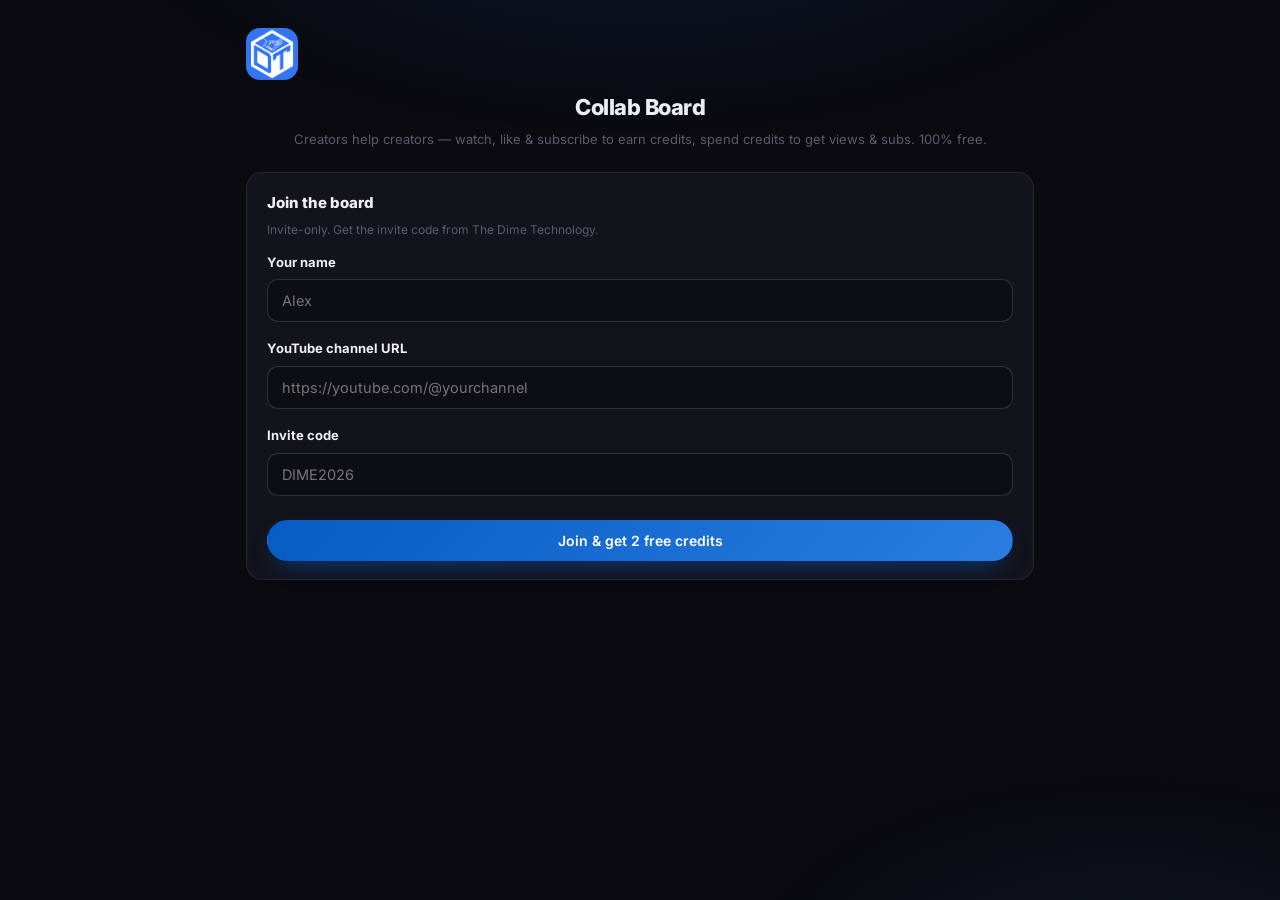
<file: collab.html>
<!DOCTYPE html>
<html lang="en">
<head>
  <meta charset="UTF-8">
  <meta name="viewport" content="width=device-width, initial-scale=1">
  <meta name="robots" content="noindex, nofollow">
  <title>Collab Board — The Dime Technology</title>
  <link rel="icon" href="logo.png">
  <link href="https://fonts.googleapis.com/css2?family=Inter:wght@400;500;600;700;800&display=swap" rel="stylesheet">
  <link rel="stylesheet" href="app.css?v=20261020">
  <style>
    .cb-wrap{max-width:820px;margin:0 auto;padding:28px 16px 60px}
    .cb-head{text-align:center;margin-bottom:22px}
    .cb-head img{width:52px;height:52px;border-radius:14px;margin-bottom:10px}
    .cb-head h1{font-size:22px;font-weight:800;letter-spacing:-.5px}
    .cb-head p{font-size:13px;color:var(--dim);margin-top:4px}
    .cb-card{background:var(--surface);border:1px solid var(--line);border-radius:16px;padding:18px 20px;margin-bottom:14px}
    .cb-card h3{font-size:15px;font-weight:800;margin-bottom:6px}
    .cb-row{display:flex;gap:10px;flex-wrap:wrap;align-items:center}
    .cb-video{background:var(--bg2);border:1px solid var(--line);border-radius:12px;padding:12px 14px;margin-bottom:10px}
    .cb-video b{display:block;font-size:13px;margin-bottom:3px}
    .cb-video .meta{font-size:11.5px;color:var(--dim);margin-bottom:8px}
    .cb-bar{height:6px;border-radius:4px;background:var(--surface2);overflow:hidden;margin:8px 0}
    .cb-bar i{display:block;height:100%;background:var(--green);border-radius:4px}
    .cb-credit{font-size:26px;font-weight:800;color:var(--green)}
    .cb-stats{display:grid;grid-template-columns:repeat(auto-fit,minmax(110px,1fr));gap:10px;margin-bottom:14px}
    .cb-stats>div{background:var(--bg2);border-radius:12px;padding:12px 14px;text-align:center}
    .cb-stats b{display:block;font-size:20px;font-weight:800}
    .cb-stats span{font-size:10.5px;color:var(--dim);font-weight:700;text-transform:uppercase;letter-spacing:.6px}
    .cb-note{font-size:12px;color:var(--dim);line-height:1.55}
    @media(max-width:560px){.cb-wrap{padding:18px 12px 40px}}
  </style>
</head>
<body>
<div class="cb-wrap">
  <div class="cb-head">
    <img src="logo.png" alt="The Dime Technology">
    <h1>Collab Board</h1>
    <p>Creators help creators — watch, like &amp; subscribe to earn credits, spend credits to get views &amp; subs. 100% free.</p>
  </div>

  <!-- join -->
  <div class="cb-card" id="cbJoin">
    <h3>Join the board</h3>
    <p class="cb-note" style="margin-bottom:12px">Invite-only. Get the invite code from The Dime Technology.</p>
    <div class="field"><label>Your name</label><input class="inp" id="cbName" placeholder="Alex" maxlength="40"></div>
    <div class="field"><label>YouTube channel URL</label><input class="inp" id="cbChannel" placeholder="https://youtube.com/@yourchannel" maxlength="200"></div>
    <div class="field"><label>Invite code</label><input class="inp" id="cbInvite" placeholder="DIME2026" maxlength="40"></div>
    <div class="err" id="cbErr" style="display:none"></div>
    <button class="btn btn-primary" style="width:100%;margin-top:8px" id="cbJoinBtn">Join &amp; get 2 free credits</button>
  </div>

  <!-- app -->
  <div id="cbApp" style="display:none">
    <div class="cb-card">
      <div class="cb-row" style="justify-content:space-between">
        <div>
          <div style="font-size:13px;color:var(--dim)">Welcome back</div>
          <b id="cbMeName" style="font-size:17px"></b>
          <div style="font-size:11.5px;color:var(--dim)" id="cbMeChannel"></div>
        </div>
        <div style="text-align:right">
          <div class="cb-credit" id="cbCredits">0</div>
          <div style="font-size:10.5px;color:var(--dim);font-weight:700;text-transform:uppercase">credits</div>
        </div>
      </div>
      <div class="cb-stats" style="margin-top:14px;margin-bottom:0">
        <div><b id="cbStatTasks">0</b><span>tasks done</span></div>
        <div><b id="cbStatCreators">0</b><span>creators</span></div>
        <div><b id="cbStatPool">0</b><span>videos in pool</span></div>
      </div>
    </div>

    <div class="cb-card">
      <h3>💰 Boost your video (1 credit)</h3>
      <p class="cb-note" style="margin-bottom:10px">Your video enters the pool — <b>5 creators</b> will watch it, like &amp; subscribe. Costs 1 credit.</p>
      <div class="field"><label>Video URL</label><input class="inp" id="cbBoostUrl" placeholder="https://youtube.com/watch?v=..." maxlength="300"></div>
      <div class="field"><label>Title (optional)</label><input class="inp" id="cbBoostTitle" placeholder="Video title" maxlength="120"></div>
      <button class="btn btn-primary" style="width:100%" id="cbBoostBtn">🚀 Boost — spend 1 credit</button>
    </div>

    <div class="cb-card">
      <h3>📋 Task pool — earn credits</h3>
      <p class="cb-note" style="margin-bottom:10px">Open the video, <b>watch at least 30 seconds, like, subscribe</b> to the creator. Then mark done — you get +1 credit each.</p>
      <div id="cbPool"></div>
    </div>

    <div class="cb-card">
      <h3>🎥 My boosted videos</h3>
      <div id="cbMyVideos"></div>
    </div>

    <div style="text-align:center">
      <button class="btn btn-ghost btn-sm" onclick="cbLogout()">Sign out</button>
    </div>
  </div>
</div>

<script src="common.js?v=20261010"></script>
<script src="collab.js?v=20261020"></script>
</body>
</html>
</file>
<file: app.css>
/* The Dime Technology — Lead app (Sortlist-style brief funnel) */
:root{
  --bg:#0a0a0f; --bg2:#0d0d14; --surface:#13131c; --surface2:#1a1a26; --surface3:#20202e;
  --line:rgba(255,255,255,.08); --line2:rgba(255,255,255,.14);
  --text:#f0f0f5; --muted:#9898b0; --dim:#5a5a72;
  --blue:#065cc2; --blue2:#2b7de0; --blue-soft:rgba(6,92,194,.16);
  --green:#10b981; --green-soft:rgba(16,185,129,.14);
  --amber:#f59e0b; --amber-soft:rgba(245,158,11,.14);
  --red:#ef4444; --red-soft:rgba(239,68,68,.14);
  --purple:#8b5cf6; --purple-soft:rgba(139,92,246,.14);
  --r:14px; --r-sm:10px;
  --font:'Inter',-apple-system,BlinkMacSystemFont,'Segoe UI',Roboto,sans-serif;
  --shadow:0 18px 50px rgba(0,0,0,.45);
}
*{box-sizing:border-box;margin:0;padding:0}
html{scroll-behavior:smooth}
body{
  background:var(--bg); color:var(--text); font-family:var(--font);
  font-size:15px; line-height:1.6; -webkit-font-smoothing:antialiased;
}
body::before{
  content:""; position:fixed; inset:0; pointer-events:none; z-index:0;
  background:
    radial-gradient(ellipse 70% 45% at 50% -12%, rgba(6,92,194,.16) 0%, transparent 60%),
    radial-gradient(ellipse 55% 40% at 88% 108%, rgba(43,125,224,.10) 0%, transparent 55%);
}
a{color:inherit;text-decoration:none}
img{display:block;max-width:100%}
button{font-family:inherit;cursor:pointer}
.wrap{position:relative;z-index:1;max-width:1080px;margin:0 auto;padding:0 22px}
.mono{font-variant-numeric:tabular-nums}

/* ── Nav ── */
.nav{position:sticky;top:0;z-index:50;backdrop-filter:blur(14px);background:rgba(10,10,15,.82);border-bottom:1px solid var(--line)}
.nav-in{max-width:1080px;margin:0 auto;padding:14px 22px;display:flex;align-items:center;gap:26px}
.brand{display:flex;align-items:center;gap:10px;font-weight:800;letter-spacing:-.2px}
.brand img{width:30px;height:30px;border-radius:8px}
.brand small{display:block;font-size:10.5px;font-weight:600;color:var(--dim);letter-spacing:.4px;text-transform:uppercase}
.nav-links{display:flex;gap:22px;margin-left:auto;font-size:13.5px;color:var(--muted);font-weight:500}
.nav-links a:hover{color:var(--text)}
.btn{display:inline-flex;align-items:center;justify-content:center;gap:8px;border-radius:999px;font-weight:600;
  font-size:14px;padding:11px 22px;border:1px solid transparent;transition:.16s;white-space:nowrap}
.btn-primary{background:linear-gradient(135deg,var(--blue),var(--blue2));color:#fff;box-shadow:0 10px 26px -12px rgba(6,92,194,.9)}
.btn-primary:hover{transform:translateY(-1px);box-shadow:0 14px 30px -12px rgba(6,92,194,1)}
.btn-ghost{border-color:var(--line2);color:var(--text);background:rgba(255,255,255,.03)}
.btn-ghost:hover{border-color:var(--blue2);background:var(--blue-soft)}
.btn-lg{padding:14px 30px;font-size:15px}
.btn-sm{padding:8px 16px;font-size:13px}
.btn[disabled]{opacity:.5;pointer-events:none}

/* ── Hero / profile header ── */
.hero{padding:64px 0 40px;text-align:center}
.hero-badge{display:inline-flex;align-items:center;gap:8px;padding:7px 15px;border-radius:999px;font-size:12px;
  font-weight:600;color:#7dd3fc;background:rgba(6,92,194,.14);border:1px solid rgba(43,125,224,.3);margin-bottom:22px}
.hero-badge .dot{width:7px;height:7px;border-radius:50%;background:var(--green);box-shadow:0 0 0 3px rgba(16,185,129,.25)}
.hero h1{font-size:clamp(30px,5vw,46px);font-weight:800;letter-spacing:-1.2px;line-height:1.12;margin-bottom:14px}
.hero h1 .grad{background:linear-gradient(100deg,#60a5fa,#818cf8 60%,#c084fc);-webkit-background-clip:text;background-clip:text;color:transparent}
.hero .lede{max-width:640px;margin:0 auto 22px;color:var(--muted);font-size:16.5px}
.rating{display:inline-flex;align-items:center;gap:10px;padding:9px 18px;border-radius:999px;background:var(--surface);
  border:1px solid var(--line);font-size:13.5px;color:var(--muted);margin-bottom:26px}
.rating b{color:var(--text);font-size:15px}
.stars{color:var(--amber);letter-spacing:2px;font-size:14px}
.hero-cta{display:flex;gap:14px;justify-content:center;flex-wrap:wrap}
.meta-row{display:flex;gap:18px;justify-content:center;flex-wrap:wrap;color:var(--dim);font-size:12.5px;margin-top:26px}
.meta-row span{display:inline-flex;align-items:center;gap:6px}

/* ── Stats ── */
.stats{display:grid;grid-template-columns:repeat(4,1fr);gap:14px;padding:8px 0 44px}
.stat{background:var(--surface);border:1px solid var(--line);border-radius:var(--r);padding:20px 16px;text-align:center}
.stat b{display:block;font-size:28px;font-weight:800;letter-spacing:-1px}
.stat b i{font-style:normal;color:var(--blue2)}
.stat span{font-size:12px;color:var(--dim);font-weight:500}

/* ── Sections ── */
section{padding:46px 0;position:relative;z-index:1}
.sec-head{margin-bottom:26px}
.sec-head .kicker{font-size:11.5px;font-weight:700;letter-spacing:1.6px;text-transform:uppercase;color:var(--blue2);margin-bottom:8px}
.sec-head h2{font-size:clamp(22px,3.4vw,30px);font-weight:800;letter-spacing:-.7px}
.sec-head p{color:var(--muted);margin-top:6px;max-width:620px}
.grid{display:grid;gap:16px}
.g3{grid-template-columns:repeat(3,1fr)}
.g2{grid-template-columns:repeat(2,1fr)}

.card{background:var(--surface);border:1px solid var(--line);border-radius:var(--r);padding:22px;transition:.18s}
.card:hover{border-color:rgba(43,125,224,.4);transform:translateY(-3px);box-shadow:0 16px 40px -22px rgba(6,92,194,.6)}
.card .ic{width:44px;height:44px;border-radius:12px;display:flex;align-items:center;justify-content:center;font-size:21px;
  background:var(--blue-soft);border:1px solid rgba(43,125,224,.25);margin-bottom:14px}
.card h3{font-size:15.5px;font-weight:700;margin-bottom:7px;letter-spacing:-.2px}
.card p{font-size:13.5px;color:var(--muted);line-height:1.55}

/* steps */
.steps{display:grid;grid-template-columns:repeat(3,1fr);gap:16px;counter-reset:step}
.step{background:var(--surface);border:1px solid var(--line);border-radius:var(--r);padding:24px;position:relative}
.step::before{counter-increment:step;content:counter(step);position:absolute;top:18px;right:20px;font-size:38px;
  font-weight:800;color:rgba(255,255,255,.05);line-height:1}
.step .n{width:34px;height:34px;border-radius:10px;background:linear-gradient(135deg,var(--blue),var(--blue2));
  color:#fff;display:flex;align-items:center;justify-content:center;font-weight:800;font-size:15px;margin-bottom:14px}
.step h3{font-size:15.5px;font-weight:700;margin-bottom:6px}
.step p{font-size:13.5px;color:var(--muted)}

/* work cards */
.work{border-radius:var(--r);overflow:hidden;background:var(--surface);border:1px solid var(--line);transition:.18s;display:block}
.work:hover{transform:translateY(-3px);border-color:rgba(43,125,224,.4)}
.work .thumb{aspect-ratio:16/9;overflow:hidden;background:var(--surface2)}
.work .thumb img{width:100%;height:100%;object-fit:cover;transition:.3s}
.work:hover .thumb img{transform:scale(1.05)}
.work .body{padding:16px 18px 18px}
.work .tag{display:inline-block;font-size:10.5px;font-weight:700;text-transform:uppercase;letter-spacing:.7px;
  color:var(--blue2);background:var(--blue-soft);padding:4px 9px;border-radius:6px;margin-bottom:9px}
.work h3{font-size:15px;font-weight:700;line-height:1.35;margin-bottom:8px}
.work .when{font-size:12px;color:var(--dim)}

/* work toolbar — stack search + core stack chips */
.work-tools{margin-bottom:22px;display:grid;gap:14px}
.stack-box{background:var(--surface);border:1px solid var(--line);border-radius:16px;padding:16px 18px;
  display:grid;gap:13px;box-shadow:var(--shadow)}
.work-search{display:flex;align-items:center;gap:16px;flex-wrap:wrap}
.work-search .box{position:relative;flex:1;max-width:540px}
.work-search .box svg{position:absolute;left:15px;top:50%;transform:translateY(-50%);color:var(--dim);pointer-events:none}
.work-search input{width:100%;background:var(--bg2);border:1px solid var(--line2);border-radius:999px;color:var(--text);
  font-family:inherit;font-size:14px;padding:11px 18px 11px 40px;outline:none;transition:.15s}
.work-search input:focus{border-color:var(--blue2);box-shadow:0 0 0 3px rgba(43,125,224,.18)}
.work-search input::placeholder{color:var(--dim)}
.work-search input::-webkit-search-cancel-button{-webkit-appearance:none;appearance:none}
.work-count{font-size:12.5px;color:var(--dim);font-weight:600;white-space:nowrap}
.core-row{display:flex;gap:13px;align-items:flex-start;flex-wrap:wrap}
.core-label{font-size:11px;font-weight:800;letter-spacing:1.5px;text-transform:uppercase;color:var(--blue2);
  padding-top:9px;white-space:nowrap}
.core-row .chip{padding:7px 13px;font-size:12.5px;border-radius:999px}
.core-row .chip .n{margin-left:7px;font-size:10.5px;opacity:.65;font-weight:700}
.core-row .chip.off{opacity:.35;pointer-events:none}
.work .wtop{display:flex;align-items:center;justify-content:space-between;gap:10px;margin-bottom:9px}
.work .wtop .when{font-size:11.5px;color:var(--dim);white-space:nowrap}
.work .stackline{display:flex;flex-wrap:wrap;gap:6px;margin-top:11px}
.schip{font-size:10px;font-weight:700;letter-spacing:.5px;text-transform:uppercase;padding:4px 9px;border-radius:999px;
  background:var(--blue-soft);color:#93c5fd;border:1px solid rgba(43,125,224,.32)}
.schip.more{background:var(--surface3);color:var(--dim);border-color:var(--line2)}

/* work pagination — round arrow buttons, centered between box and grid */
.pager{display:none;justify-content:center;align-items:center;gap:18px;margin-top:2px}
.pager.on{display:flex}
.pg-arrow{width:44px;height:44px;border-radius:50%;border:1px solid var(--line2);background:var(--surface);
  color:var(--text);font-size:17px;line-height:1;display:flex;align-items:center;justify-content:center;
  transition:.15s;padding:0;cursor:pointer}
.pg-arrow:hover:not(:disabled){border-color:var(--blue2);background:var(--blue-soft);color:#93c5fd}
.pg-arrow:disabled{opacity:.3;pointer-events:none}
.pager .page-ind{font-size:12.5px;color:var(--dim);font-weight:600;letter-spacing:.3px;min-width:112px;text-align:center}

/* clients */
.clients{display:grid;grid-template-columns:repeat(auto-fill,minmax(130px,1fr));gap:12px}
.client{background:var(--surface);border:1px solid var(--line);border-radius:var(--r-sm);height:76px;display:flex;
  align-items:center;justify-content:center;padding:12px;transition:.18s}
.client:hover{border-color:var(--line2);background:var(--surface2)}
.client img{max-height:44px;filter:grayscale(1) opacity(.75);transition:.2s}
.client:hover img{filter:none}

/* reviews */
.review{background:var(--surface);border:1px solid var(--line);border-radius:var(--r);padding:22px;display:flex;flex-direction:column;gap:12px}
.review .stars{font-size:13px}
.review p{font-size:14px;color:var(--muted);line-height:1.6;flex:1}
.who{display:flex;align-items:center;gap:11px}
.who img{width:40px;height:40px;border-radius:50%;object-fit:cover;background:var(--surface3)}
.who .av{width:40px;height:40px;border-radius:50%;background:linear-gradient(135deg,var(--blue),var(--purple));
  display:flex;align-items:center;justify-content:center;font-weight:800;font-size:14px;color:#fff}
.who b{display:block;font-size:14px}
.who span{font-size:12px;color:var(--dim)}

/* reviews marquee — like main site: auto-scroll, pause on hover, arrow controls */
.sec-head.rev-head{display:flex;justify-content:space-between;align-items:flex-end;gap:16px;flex-wrap:wrap}
.sec-head.rev-head > div:first-child{flex:1;min-width:0}
.rev-arrows{display:flex;gap:12px}
.rev-marquee{overflow:hidden;
  -webkit-mask-image:linear-gradient(90deg,transparent,black 8%,black 92%,transparent);
  mask-image:linear-gradient(90deg,transparent,black 8%,black 92%,transparent)}
.rev-offset{transition:transform .6s cubic-bezier(.4,0,.2,1)}
.rev-track{display:flex;gap:16px;width:max-content;animation:revMarquee 55s linear infinite}
@media (hover:hover){ .rev-track:hover{animation-play-state:paused} }
.rev-track > .review{flex:none;width:320px}
@keyframes revMarquee{from{transform:translateX(0)}to{transform:translateX(-50%)}}

/* ══ Admin shell — sidebar + views ══ */
.shell{display:flex;min-height:100vh}
.side{width:236px;flex:none;background:var(--bg2);border-right:1px solid var(--line);display:flex;flex-direction:column;padding:20px 14px;position:sticky;top:0;height:100vh}
.side-brand{display:flex;align-items:center;gap:10px;padding:4px 8px 18px;font-weight:800;font-size:14px;letter-spacing:-.2px}
.side-brand img{width:32px;height:32px;border-radius:8px}
.side-brand small{display:block;font-size:10px;font-weight:600;color:var(--dim);letter-spacing:.4px;text-transform:uppercase}
.side-nav{display:grid;gap:4px;flex:1}
.side-nav a{display:flex;align-items:center;gap:11px;padding:10px 12px;border-radius:10px;font-size:13.5px;font-weight:600;color:var(--muted);transition:.14s}
.side-nav a:hover{color:var(--text);background:var(--surface)}
.side-nav a.on{color:var(--text);background:var(--blue-soft)}
.side-nav .si{font-size:15px;width:20px;text-align:center}
.side-foot{display:grid;gap:10px;border-top:1px solid var(--line);padding-top:16px}
.main{flex:1;padding:28px 30px 60px;min-width:0}
.view{display:none}
.view.on{display:block;animation:fade .25s ease}
.page-head{display:flex;justify-content:space-between;align-items:flex-end;gap:18px;flex-wrap:wrap;margin-bottom:18px}
.page-head h1{font-size:24px;font-weight:800;letter-spacing:-.7px}
.page-sub{color:var(--muted);font-size:13.5px;margin-top:5px;max-width:640px}

/* campaigns */
.camp-list{display:grid;gap:16px}
.camp-card{background:var(--surface);border:1px solid var(--line);border-radius:16px;padding:20px 22px}
.camp-top{display:flex;justify-content:space-between;align-items:center;gap:14px;flex-wrap:wrap;margin-bottom:14px}
.camp-title{display:flex;align-items:center;gap:10px;font-size:16px;font-weight:700}
.camp-status{font-size:10.5px;font-weight:800;letter-spacing:.5px;text-transform:uppercase;padding:4px 10px;border-radius:999px}
.s-active{background:var(--green-soft);color:#6ee7b7}
.s-paused{background:var(--amber-soft);color:#fcd34d}
.s-draft{background:var(--surface3);color:var(--dim)}
.s-archived{background:var(--red-soft);color:#fca5a5}
.s-finished{background:var(--blue-soft);color:#93c5fd}
.camp-ctrl{display:flex;align-items:center;gap:12px}
.icon-btn{width:34px;height:34px;border-radius:9px;border:1px solid var(--line2);background:var(--surface2);color:var(--muted);font-size:15px;transition:.14s;cursor:pointer;font-family:inherit}
.icon-btn:hover{border-color:var(--blue2);color:var(--text)}
.icon-btn.danger:hover{border-color:var(--red);color:#fca5a5;background:var(--red-soft)}
.icon-btn.armed{background:var(--red);border-color:var(--red);color:#fff}
.camp-targets{display:flex;gap:12px;align-items:flex-start;margin-bottom:14px}
.camp-targets .lbl{font-size:11px;font-weight:800;letter-spacing:1.2px;text-transform:uppercase;color:var(--dim);padding-top:8px;flex:none}
.chip.static{cursor:default;pointer-events:none}
.camp-progress{display:flex;align-items:center;gap:12px;margin-bottom:16px}
.camp-progress .lbl{font-size:11px;font-weight:800;letter-spacing:1.2px;text-transform:uppercase;color:var(--dim);flex:none}
.camp-progress .bar{flex:1;height:8px;border-radius:99px;background:var(--surface3);overflow:hidden}
.camp-progress .bar i{display:block;height:100%;border-radius:99px;background:linear-gradient(90deg,var(--blue),var(--blue2));transition:width .5s ease}
.camp-progress .cons-num{font-size:12px;font-weight:700;color:var(--muted);flex:none}
.camp-card.done{border-color:rgba(16,185,129,.35)}
.camp-card.done .camp-progress .bar i{background:var(--green)}
.camp-card.done .camp-progress .cons-num{color:var(--green)}
.camp-metrics{display:grid;grid-template-columns:repeat(4,1fr);gap:12px;border-top:1px solid var(--line);padding-top:16px}
.camp-metrics b{display:block;font-size:19px;font-weight:800;letter-spacing:-.4px}
.camp-metrics span{font-size:11px;color:var(--dim);font-weight:600}

/* modal */
.modal-bg{position:fixed;inset:0;background:rgba(5,5,10,.72);backdrop-filter:blur(3px);z-index:120;display:none;align-items:flex-start;justify-content:center;padding:40px 16px;overflow-y:auto}
.modal-bg.on{display:flex}
.modal{background:var(--bg2);border:1px solid var(--line);border-radius:18px;padding:26px;width:100%;max-width:520px;box-shadow:var(--shadow);position:relative;animation:fade .2s ease}
.modal h3{font-size:19px;font-weight:800;letter-spacing:-.5px;margin-bottom:18px}

/* reporting */
.rep-filters{display:flex;gap:10px}
.rep-filters .inp{width:auto;min-width:150px}
.rep-cards{display:grid;grid-template-columns:repeat(5,1fr);gap:12px;margin-bottom:16px}
.rep-card{background:var(--surface);border:1px solid var(--line);border-radius:13px;padding:16px;position:relative}
.rep-card b{display:block;font-size:22px;font-weight:800;letter-spacing:-.5px}
.rep-card span{font-size:11.5px;color:var(--dim);font-weight:600}
.rep-card .info{position:absolute;top:12px;right:12px;width:16px;height:16px;border-radius:50%;border:1px solid var(--line2);color:var(--dim);font-size:10px;display:flex;align-items:center;justify-content:center;font-style:normal}
.rep-panel{background:var(--surface);border:1px solid var(--line);border-radius:16px;padding:20px 22px;margin-bottom:16px}
.panel-head{display:flex;justify-content:space-between;align-items:center;gap:14px;flex-wrap:wrap;margin-bottom:6px}
.panel-head h3{font-size:15.5px;font-weight:800;letter-spacing:-.3px}
.panel-sub{font-size:12.5px;color:var(--dim);margin-bottom:14px}
.seg{display:inline-flex;background:var(--surface2);border:1px solid var(--line);border-radius:999px;padding:3px;gap:2px}
.seg button{border:0;background:transparent;color:var(--muted);font-weight:700;font-size:12px;padding:6px 14px;border-radius:999px;cursor:pointer;font-family:inherit}
.seg button.on{background:var(--surface3);color:var(--text)}
.chart-bars{display:flex;align-items:flex-end;gap:16px;height:220px;padding:10px 4px 0}
.chart-col{flex:1;display:flex;flex-direction:column;align-items:center;gap:8px;height:100%;justify-content:flex-end;min-width:0}
.chart-stack{display:flex;align-items:flex-end;gap:4px;height:100%;width:100%;justify-content:center}
.chart-stack i{width:14px;border-radius:4px 4px 0 0;display:block;min-height:2px}
.b-paid{background:var(--blue2)}
.b-org{background:#7dd3fc;opacity:.55}
.legend{display:flex;gap:18px;justify-content:center;margin-top:10px;font-size:12px;color:var(--dim);font-weight:600;flex-wrap:wrap}
.legend span,.cb-legend span{display:inline-flex;align-items:center;gap:7px}
.lg{width:10px;height:10px;border-radius:3px;display:inline-block}
.lg-paid{background:var(--blue2)}
.lg-org{background:#7dd3fc;opacity:.55}
.cb-legend{display:flex;gap:18px;font-size:12px;color:var(--dim);font-weight:600;margin-bottom:8px}
.cb-row{display:grid;grid-template-columns:150px 1fr 32px;gap:12px;align-items:center;padding:9px 0;border-bottom:1px solid var(--line)}
.cb-row:last-child{border-bottom:0}
.cb-name{font-size:13px;font-weight:600;color:var(--muted);white-space:nowrap;overflow:hidden;text-overflow:ellipsis}
.cb-bar{height:10px;border-radius:99px;background:var(--surface3);display:flex;overflow:hidden}
.cb-bar i{display:block;height:100%}
.cb-bar .b-paid{background:var(--blue2)}
.cb-bar .b-org{background:#7dd3fc;opacity:.55}
.rep-table{width:100%;border-collapse:collapse;font-size:13px}
.rep-table th{text-align:left;font-size:11px;font-weight:700;letter-spacing:.8px;text-transform:uppercase;color:var(--dim);padding:10px 12px;border-bottom:1px solid var(--line)}
.rep-table td{padding:11px 12px;border-bottom:1px solid var(--line);color:var(--muted)}
.rep-table td.num,.rep-table th.num{text-align:right;font-variant-numeric:tabular-nums}
.rep-table .pg{color:var(--dim);margin-right:6px}

/* SEO tools */
.seo-panels{display:grid;gap:16px}
.seo-panel{display:none}
.seo-panel h3{font-size:15.5px;font-weight:800;letter-spacing:-.3px;margin-bottom:4px}
.seo-score{display:grid;grid-template-columns:180px 1fr;gap:20px;align-items:start;background:var(--surface);border:1px solid var(--line);border-radius:16px;padding:20px 22px;margin-bottom:16px}
.ring{width:120px;height:120px;border-radius:50%;border:6px solid var(--ring, var(--blue2));display:flex;flex-direction:column;align-items:center;justify-content:center;margin:0 auto}
.ring b{font-size:30px;font-weight:800;letter-spacing:-1px}
.ring span{font-size:10.5px;color:var(--dim);font-weight:700;text-transform:uppercase;letter-spacing:.8px}
.seo-audit-pages{display:grid;gap:12px;align-content:start}
.seo-page{background:var(--bg2);border:1px solid var(--line);border-radius:13px;padding:16px 18px}
.seo-page-head{display:flex;justify-content:space-between;align-items:center;margin-bottom:10px}
.seo-page-head b{font-size:14px}
.seo-issues{display:grid;gap:6px;margin-top:10px}
.seo-issue{display:flex;gap:9px;align-items:flex-start;font-size:12.5px;padding:8px 11px;border-radius:9px;background:var(--surface2);color:var(--muted)}
.seo-issue span{flex:none;width:16px;height:16px;border-radius:50%;display:flex;align-items:center;justify-content:center;font-size:10px;font-weight:800;margin-top:1px}
.seo-issue.err{background:var(--red-soft);color:#fca5a5}.seo-issue.err span{background:var(--red);color:#fff}
.seo-issue.warn{background:var(--amber-soft);color:#fcd34d}.seo-issue.warn span{background:var(--amber);color:#1a1a26}
.seo-issue.ok{background:var(--green-soft);color:#6ee7b7}.seo-issue.ok span{background:var(--green);color:#fff}
.seo-subhead{font-size:12px;font-weight:800;letter-spacing:1.2px;text-transform:uppercase;color:var(--blue2);margin:4px 0 10px}
.seo-card{background:var(--bg2);border:1px solid var(--line);border-radius:13px;padding:16px 18px;margin-bottom:14px}
.seo-card-head{display:flex;justify-content:space-between;align-items:center;margin-bottom:12px}
.seo-card-head b{font-size:14px}
.seo-card-head span{font-size:11px;color:var(--dim);font-weight:600}
.field .cnt{float:right;font-size:11px;color:var(--dim);font-weight:600}
.seo-schema-status{font-size:12px;margin-top:8px;min-height:16px}
.seo-schema-status .ok{color:#6ee7b7}
.seo-schema-status .bad{color:#fca5a5}

@media (max-width:900px){
  .g3,.steps{grid-template-columns:1fr 1fr}
  .stats{grid-template-columns:1fr 1fr}
  .minis{grid-template-columns:1fr 1fr}
  .rep-cards{grid-template-columns:repeat(3,1fr)}
  .side{width:64px;padding:16px 10px}
  .side-brand div,.side-nav a{font-size:0;justify-content:center;gap:0}
  .side-nav .si{font-size:17px;width:auto}
  .side-foot .btn{font-size:0;padding:8px}
  .side-foot .btn::after{content:'→';font-size:14px}
  .main{padding:20px 16px 50px}
}

/* CTA band */
.cta-band{background:linear-gradient(135deg,rgba(6,92,194,.28),rgba(139,92,246,.16));border:1px solid rgba(43,125,224,.35);
  border-radius:20px;padding:46px 34px;text-align:center;position:relative;overflow:hidden}
.cta-band h2{font-size:clamp(23px,3.6vw,32px);font-weight:800;letter-spacing:-.8px;margin-bottom:10px}
.cta-band p{color:#c9d4e8;max-width:520px;margin:0 auto 24px}

/* footer */
footer{border-top:1px solid var(--line);padding:34px 0 44px;margin-top:34px;color:var(--dim);font-size:13px;position:relative;z-index:1}
.foot{display:flex;justify-content:space-between;gap:26px;flex-wrap:wrap}
.foot a{color:var(--muted)}
.foot a:hover{color:var(--text)}
.foot-links{display:flex;gap:18px;flex-wrap:wrap}

/* ── Wizard ── */
.wiz-top{max-width:760px;margin:0 auto;padding:34px 22px 0;text-align:center}
.wiz-top .back{font-size:13px;color:var(--muted);display:inline-flex;gap:6px;align-items:center}
.wiz-top .back:hover{color:var(--text)}
.wiz-top h1{font-size:clamp(24px,4vw,32px);font-weight:800;letter-spacing:-.8px;margin:18px 0 6px}
.wiz-top .sub{color:var(--muted);font-size:14.5px}
.progress{display:flex;gap:8px;justify-content:center;margin:26px 0 6px}
.pstep{flex:1;max-width:150px;text-align:center}
.pstep .bar{height:4px;border-radius:99px;background:var(--surface3);transition:.25s}
.pstep.on .bar,.pstep.done .bar{background:linear-gradient(90deg,var(--blue),var(--blue2))}
.pstep span{display:block;font-size:11px;color:var(--dim);margin-top:7px;font-weight:600}
.pstep.on span{color:var(--blue2)}
.wiz{max-width:760px;margin:0 auto;padding:22px 22px 70px}
.panel{background:var(--surface);border:1px solid var(--line);border-radius:18px;padding:30px;box-shadow:var(--shadow);display:none}
.panel.on{display:block;animation:fade .3s ease}
@keyframes fade{from{opacity:0;transform:translateY(10px)}to{opacity:1;transform:none}}
.panel h2{font-size:20px;font-weight:800;letter-spacing:-.5px;margin-bottom:6px}
.panel .hint{color:var(--muted);font-size:14px;margin-bottom:22px}
.q-label{display:block;font-size:13.5px;font-weight:700;margin:20px 0 10px}
.q-label i{font-style:normal;color:var(--red)}

.chips{display:flex;flex-wrap:wrap;gap:10px}
.chip{padding:10px 17px;border-radius:999px;background:var(--surface2);border:1px solid var(--line2);font-size:13.5px;
  font-weight:600;color:var(--muted);transition:.14s;user-select:none}
.chip:hover{border-color:var(--blue2);color:var(--text)}
.chip.on{background:linear-gradient(135deg,var(--blue),var(--blue2));border-color:transparent;color:#fff;
  box-shadow:0 8px 20px -10px rgba(6,92,194,.9)}
.chip input{display:none}

.opts{display:grid;grid-template-columns:repeat(auto-fill,minmax(160px,1fr));gap:10px}
.opt{padding:14px 12px;border-radius:12px;background:var(--surface2);border:1px solid var(--line2);text-align:center;
  font-size:13.5px;font-weight:600;color:var(--muted);transition:.14s}
.opt:hover{border-color:var(--blue2);color:var(--text)}
.opt.on{background:var(--blue-soft);border-color:var(--blue2);color:#93c5fd}
.opt small{display:block;font-size:11px;color:var(--dim);font-weight:500;margin-top:3px}

.cur-toggle{display:inline-flex;background:var(--surface2);border:1px solid var(--line2);border-radius:999px;padding:4px;gap:4px}
.cur-toggle button{border:0;background:transparent;color:var(--muted);font-weight:700;font-size:13px;padding:7px 20px;border-radius:999px}
.cur-toggle button.on{background:linear-gradient(135deg,var(--blue),var(--blue2));color:#fff}

.field{margin-bottom:16px}
.field label{display:block;font-size:13px;font-weight:700;margin-bottom:7px;color:var(--text)}
.field label i{font-style:normal;color:var(--red)}
.field .help{font-size:12px;color:var(--dim);margin-top:6px}
input.inp,select.inp,textarea.inp{
  width:100%;background:var(--bg2);border:1px solid var(--line2);border-radius:11px;color:var(--text);
  font-family:inherit;font-size:14.5px;padding:12px 14px;transition:.15s;outline:none}
input.inp:focus,select.inp:focus,textarea.inp:focus{border-color:var(--blue2);box-shadow:0 0 0 3px rgba(43,125,224,.18)}
textarea.inp{min-height:130px;resize:vertical;line-height:1.55}
select.inp{appearance:none;background-image:url("data:image/svg+xml,%3Csvg xmlns='http://www.w3.org/2000/svg' width='12' height='8'%3E%3Cpath d='M1 1l5 5 5-5' stroke='%239898b0' stroke-width='1.6' fill='none'/%3E%3C/svg%3E");
  background-repeat:no-repeat;background-position:right 14px center}
.row2{display:grid;grid-template-columns:1fr 1fr;gap:14px}
.hp{position:absolute!important;left:-9999px!important;opacity:0;height:0;width:0}

.wiz-nav{display:flex;justify-content:space-between;gap:12px;margin-top:26px;padding-top:22px;border-top:1px solid var(--line)}
.err{background:var(--red-soft);border:1px solid rgba(239,68,68,.4);color:#fca5a5;border-radius:10px;
  padding:11px 14px;font-size:13.5px;margin-top:16px;display:none}
.err.on{display:block}
.ok-box{background:var(--green-soft);border:1px solid rgba(16,185,129,.4);color:#6ee7b7;border-radius:10px;
  padding:11px 14px;font-size:13.5px;margin-top:16px;display:none}
.ok-box.on{display:block}

/* review list */
.rev-list{display:grid;gap:10px}
.rev-item{display:flex;justify-content:space-between;gap:14px;background:var(--surface2);border:1px solid var(--line);
  border-radius:11px;padding:13px 16px;font-size:13.5px}
.rev-item .k{color:var(--dim);font-weight:600;flex:none}
.rev-item .v{color:var(--text);text-align:right;word-break:break-word}
.rev-item .v.empty{color:var(--dim);font-style:italic}

/* success */
.done{text-align:center;padding:26px 10px}
.done .ring{width:74px;height:74px;border-radius:50%;background:var(--green-soft);border:2px solid var(--green);
  color:var(--green);font-size:34px;display:flex;align-items:center;justify-content:center;margin:0 auto 20px}
.done h2{font-size:24px;font-weight:800;margin-bottom:8px}
.done p{color:var(--muted);max-width:440px;margin:0 auto 14px}
.ref{display:inline-block;background:var(--bg2);border:1px dashed var(--line2);border-radius:10px;padding:9px 18px;
  font-size:13.5px;font-weight:700;letter-spacing:.5px;color:#93c5fd;margin-bottom:24px}

/* ── Dashboard ── */
.dash{max-width:1080px;margin:0 auto;padding:26px 22px 60px;position:relative;z-index:1}
.dash-head{display:flex;align-items:center;gap:16px;flex-wrap:wrap;margin-bottom:24px}
.dash-head h1{font-size:22px;font-weight:800;letter-spacing:-.5px}
.dash-head .spacer{flex:1}
.mini{background:var(--surface);border:1px solid var(--line);border-radius:12px;padding:14px 18px;min-width:120px}
.mini b{display:block;font-size:24px;font-weight:800;letter-spacing:-.6px}
.mini span{font-size:11.5px;color:var(--dim);font-weight:600;text-transform:uppercase;letter-spacing:.6px}
.minis{display:grid;grid-template-columns:repeat(4,1fr);gap:12px;margin-bottom:20px}

.tabs{display:flex;gap:8px;flex-wrap:wrap;margin-bottom:16px}
.tab{padding:8px 16px;border-radius:999px;background:var(--surface);border:1px solid var(--line);font-size:13px;
  font-weight:600;color:var(--muted);transition:.14s}
.tab:hover{color:var(--text);border-color:var(--line2)}
.tab.on{background:var(--blue-soft);border-color:rgba(43,125,224,.5);color:#93c5fd}
.tab .n{opacity:.7;margin-left:5px;font-size:12px}

.searchbar{display:flex;gap:10px;margin-bottom:16px}
.searchbar input{flex:1}

.list{display:grid;gap:10px}
.brief-row{display:grid;grid-template-columns:auto 1fr auto;gap:16px;align-items:center;background:var(--surface);
  border:1px solid var(--line);border-radius:13px;padding:15px 18px;transition:.14s;cursor:pointer}
.brief-row:hover{border-color:rgba(43,125,224,.45);background:var(--surface2)}
.brief-row .co{font-weight:700;font-size:15px;display:flex;align-items:center;gap:9px;flex-wrap:wrap}
.brief-row .sub{font-size:12.5px;color:var(--dim);margin-top:3px;display:flex;gap:12px;flex-wrap:wrap}
.brief-row .sub b{color:var(--muted);font-weight:600}
.brief-row .right{text-align:right;font-size:12.5px;color:var(--dim)}

.pill{display:inline-flex;align-items:center;gap:6px;padding:5px 12px;border-radius:999px;font-size:11.5px;font-weight:700;letter-spacing:.2px}
.pill .dot{width:6px;height:6px;border-radius:50%}
.pill.s-new{background:var(--blue-soft);color:#93c5fd}.pill.s-new .dot{background:var(--blue2)}
.pill.s-contacted{background:var(--purple-soft);color:#c4b5fd}.pill.s-contacted .dot{background:var(--purple)}
.pill.s-proposal{background:var(--amber-soft);color:#fcd34d}.pill.s-proposal .dot{background:var(--amber)}
.pill.s-won{background:var(--green-soft);color:#6ee7b7}.pill.s-won .dot{background:var(--green)}
.pill.s-lost{background:var(--red-soft);color:#fca5a5}.pill.s-lost .dot{background:var(--red)}
.tag-web{font-size:9.5px;font-weight:800;letter-spacing:.4px;text-transform:uppercase;background:var(--green-soft);
  color:#6ee7b7;border:1px solid rgba(16,185,129,.35);padding:2px 7px;border-radius:6px}

.empty{text-align:center;padding:56px 20px;color:var(--dim)}
.empty b{display:block;font-size:16px;color:var(--muted);margin-bottom:6px}

/* drawer */
.drawer-bg{position:fixed;inset:0;background:rgba(5,5,10,.72);backdrop-filter:blur(3px);z-index:80;opacity:0;
  pointer-events:none;transition:.2s}
.drawer-bg.on{opacity:1;pointer-events:auto}
.drawer{position:fixed;top:0;right:0;bottom:0;width:min(560px,100%);background:var(--bg2);border-left:1px solid var(--line);
  z-index:90;transform:translateX(102%);transition:.28s cubic-bezier(.3,.9,.3,1);overflow-y:auto;padding:26px}
.drawer.on{transform:none}
.drawer .x{position:absolute;top:18px;right:18px;width:34px;height:34px;border-radius:9px;background:var(--surface2);
  border:1px solid var(--line);color:var(--muted);font-size:16px}
.drawer h2{font-size:20px;font-weight:800;letter-spacing:-.4px;padding-right:44px}
.drawer .d-sub{color:var(--dim);font-size:13px;margin:4px 0 18px}
.d-sec{background:var(--surface);border:1px solid var(--line);border-radius:13px;padding:18px;margin-bottom:14px}
.d-sec h4{font-size:11px;font-weight:800;text-transform:uppercase;letter-spacing:1px;color:var(--blue2);margin-bottom:12px}
.log-sum{font-size:13.5px;color:var(--muted)}
.log-sum b{color:var(--text);font-size:17px;font-weight:800;margin-right:2px}
.log-more{display:block;font-size:10.5px;color:var(--dim);margin-top:6px;text-transform:uppercase;letter-spacing:.8px;font-weight:700}
.log-rows{display:flex;flex-direction:column;max-height:52vh;overflow-y:auto}
.log-row{display:flex;align-items:center;gap:10px;padding:9px 2px;border-bottom:1px solid var(--line);font-size:13px}
.log-row:last-child{border-bottom:none}
.log-t{flex:none;width:98px;color:var(--dim);font-size:11.5px;font-weight:600}
.log-k{flex:none;font-size:9.5px;font-weight:800;letter-spacing:.6px;padding:3px 7px;border-radius:5px}
.log-k.imp{background:var(--blue-soft);color:#93c5fd}
.log-k.clk{background:var(--green-soft);color:#6ee7b7}
.log-p{flex:1;min-width:0;color:var(--text);overflow:hidden;text-overflow:ellipsis;white-space:nowrap}
.log-c{flex:none;font-size:10.5px;font-weight:800;color:var(--dim);background:var(--surface2);border:1px solid var(--line);padding:3px 8px;border-radius:999px}
.log-empty{font-size:13px;color:var(--dim);padding:6px 0}
.kv{display:grid;grid-template-columns:110px 1fr;gap:8px 14px;font-size:13.5px}
.kv .k{color:var(--dim);font-weight:600}
.kv .v{word-break:break-word}
.kv .v a{color:#93c5fd}
.kv .v a:hover{text-decoration:underline}
.brief-text{white-space:pre-wrap;font-size:14px;color:var(--muted);line-height:1.65}
.d-actions{display:flex;gap:10px;margin-top:6px;flex-wrap:wrap}

/* login */
.login-wrap{min-height:calc(100vh - 60px);display:flex;align-items:center;justify-content:center;padding:30px 22px;position:relative;z-index:1}
.login{width:100%;max-width:400px;background:var(--surface);border:1px solid var(--line);border-radius:20px;padding:34px;box-shadow:var(--shadow)}
.login .logo{width:56px;height:56px;border-radius:14px;margin:0 auto 16px;display:flex;align-items:center;justify-content:center;
  overflow:hidden;background:transparent}
.login .logo img{width:100%;height:100%;object-fit:contain}
.login h1{text-align:center;font-size:21px;font-weight:800;letter-spacing:-.4px}
.login .sub{text-align:center;color:var(--dim);font-size:13.5px;margin:6px 0 24px}

/* toast */
.toast{position:fixed;left:50%;bottom:26px;transform:translate(-50%,80px);z-index:200;background:var(--surface3);
  border:1px solid var(--line2);color:var(--text);padding:12px 20px;border-radius:12px;font-size:14px;font-weight:600;
  box-shadow:var(--shadow);transition:.25s;opacity:0;pointer-events:none}
.toast.on{transform:translate(-50%,0);opacity:1}
.toast.err{border-color:rgba(239,68,68,.5);color:#fca5a5}
.toast.ok{border-color:rgba(16,185,129,.5);color:#6ee7b7}

.spin{width:16px;height:16px;border:2px solid rgba(255,255,255,.3);border-top-color:#fff;border-radius:50%;
  display:inline-block;animation:sp .7s linear infinite;vertical-align:-3px}
@keyframes sp{to{transform:rotate(360deg)}}

@media (max-width:900px){
  .g3,.steps{grid-template-columns:1fr 1fr}
  .stats{grid-template-columns:1fr 1fr}
  .minis{grid-template-columns:1fr 1fr}
}
@media (max-width:640px){
  .nav-links{display:none}
  .g3,.steps,.g2,.row2{grid-template-columns:1fr}
  .brief-row{grid-template-columns:1fr}
  .brief-row .right{text-align:left}
  .panel{padding:22px 18px}
  .hero{padding:44px 0 30px}
  .drawer{padding:20px 16px}
  .work-search .box{max-width:none;flex:1 1 100%}
  .core-label{padding-top:7px}
  .camp-metrics{grid-template-columns:1fr 1fr}
  .rep-cards{grid-template-columns:1fr 1fr}
  .chart-bars{gap:8px}
  .cb-row{grid-template-columns:110px 1fr 28px}
}

/* -- Visitors -- */
.vis-bar select{flex:0 0 auto;width:auto;min-width:175px}
.vis-bar input{flex:1 1 auto;min-width:180px}
.v-chip{display:inline-block;padding:2px 9px;border-radius:999px;font-size:11px;font-weight:600;letter-spacing:.3px;background:#eef1f6;color:#5b6472}
.v-chip.v-click{background:rgba(99,102,241,.13);color:#5b5bd6}
#vCount{margin-top:12px;margin-bottom:0}

/* -- subscribe box (footer) -- */
.foot-sub{min-width:250px;flex:0 1 320px}
.foot-sub .sub-row{display:flex;gap:8px;margin-top:8px}
.foot-sub .sub-row .inp{flex:1;min-width:0;width:auto}
.sub-note{display:block;margin-top:6px;font-size:12px;color:var(--muted)}
.sub-note.ok{color:#3ecf8e}
.sub-note.err{color:#ff7b7b}

/* -- location cascade -- */
.loc-build{display:flex;gap:8px;flex-wrap:wrap;margin-bottom:10px}
.loc-build .loc-sel{flex:1;min-width:110px;width:auto}
.chip-x{display:inline-block;margin-left:7px;font-size:14px;font-weight:700;cursor:pointer;opacity:.6;line-height:1}
.chip-x:hover{opacity:1;color:#ff7b7b}
.loc-empty{color:var(--dim);font-size:13px;font-style:italic}

/* -- social promoter -- */
#spPlatforms .chip{cursor:pointer}
#spPlatforms .chip.on{background:linear-gradient(135deg,var(--blue),var(--blue2));border-color:transparent;color:#fff}
#socialModalBg .modal{max-width:560px}
#socialModalBg textarea{resize:vertical;min-height:80px}
#socialModalBg input[type="datetime-local"]{font-family:inherit}

/* -- YT Tools -- */
.yt-cols{display:grid;grid-template-columns:repeat(auto-fit,minmax(220px,1fr));gap:12px;margin-bottom:14px}
.yt-col{background:var(--bg2);border:1px solid var(--line);border-radius:13px;padding:12px 14px;max-height:340px;overflow:auto}
.yt-col-head{font-size:11px;font-weight:800;letter-spacing:.8px;text-transform:uppercase;margin-bottom:8px;color:var(--blue2)}
.yt-col-head.yt-broad{color:var(--muted)}
.yt-col-head.yt-specific,.yt-col-head.yt-longtail{color:var(--green)}
.yt-kw{font-size:12px;padding:5px 8px;border-radius:7px;background:var(--surface2);color:var(--muted);margin-bottom:4px;word-break:break-word}
.yt-empty{font-size:12px;color:var(--dim);padding:8px 0}
.yt-tagsbox{background:var(--bg2);border:1px solid var(--line);border-radius:13px;padding:14px}
.yt-outlier{display:flex;gap:14px;align-items:flex-start;background:var(--bg2);border:1px solid var(--line);border-radius:13px;padding:14px 16px;margin-bottom:10px}
.yt-outlier-score{flex:none;width:64px;height:64px;border-radius:14px;background:var(--green-soft);color:#6ee7b7;display:flex;align-items:center;justify-content:center;font-weight:800;font-size:16px}
.yt-outlier-body{flex:1;min-width:0}
.yt-outlier-body b{display:block;font-size:13.5px;margin-bottom:5px}
.yt-outlier-meta{font-size:11.5px;color:var(--dim);margin-bottom:4px}
.yt-outlier-body a{color:var(--blue2);text-decoration:none}
.yt-outlier-body a:hover{text-decoration:underline}
.yt-card{background:var(--bg2);border:1px solid var(--line);border-radius:13px;padding:16px 18px;margin-bottom:12px}
.yt-card-head{display:flex;justify-content:space-between;align-items:center;margin-bottom:12px;gap:10px}
.yt-card-head b{font-size:14px}
.yt-stats{display:grid;grid-template-columns:repeat(auto-fit,minmax(110px,1fr));gap:10px}
.yt-stats>div{background:var(--surface2);border-radius:10px;padding:10px 12px}
.yt-stats b{display:block;font-size:18px;font-weight:800}
.yt-stats span{font-size:10.5px;color:var(--dim);font-weight:700;text-transform:uppercase;letter-spacing:.6px}
.yt-stats i{display:block;font-style:normal;font-size:10.5px;margin-top:3px;font-weight:700}
.yt-stats i.up{color:#6ee7b7}
.yt-stats i.down{color:#fca5a5}
.yt-hist{display:flex;flex-wrap:wrap;gap:6px 14px;margin-top:10px;font-size:11px;color:var(--dim)}
</file>
